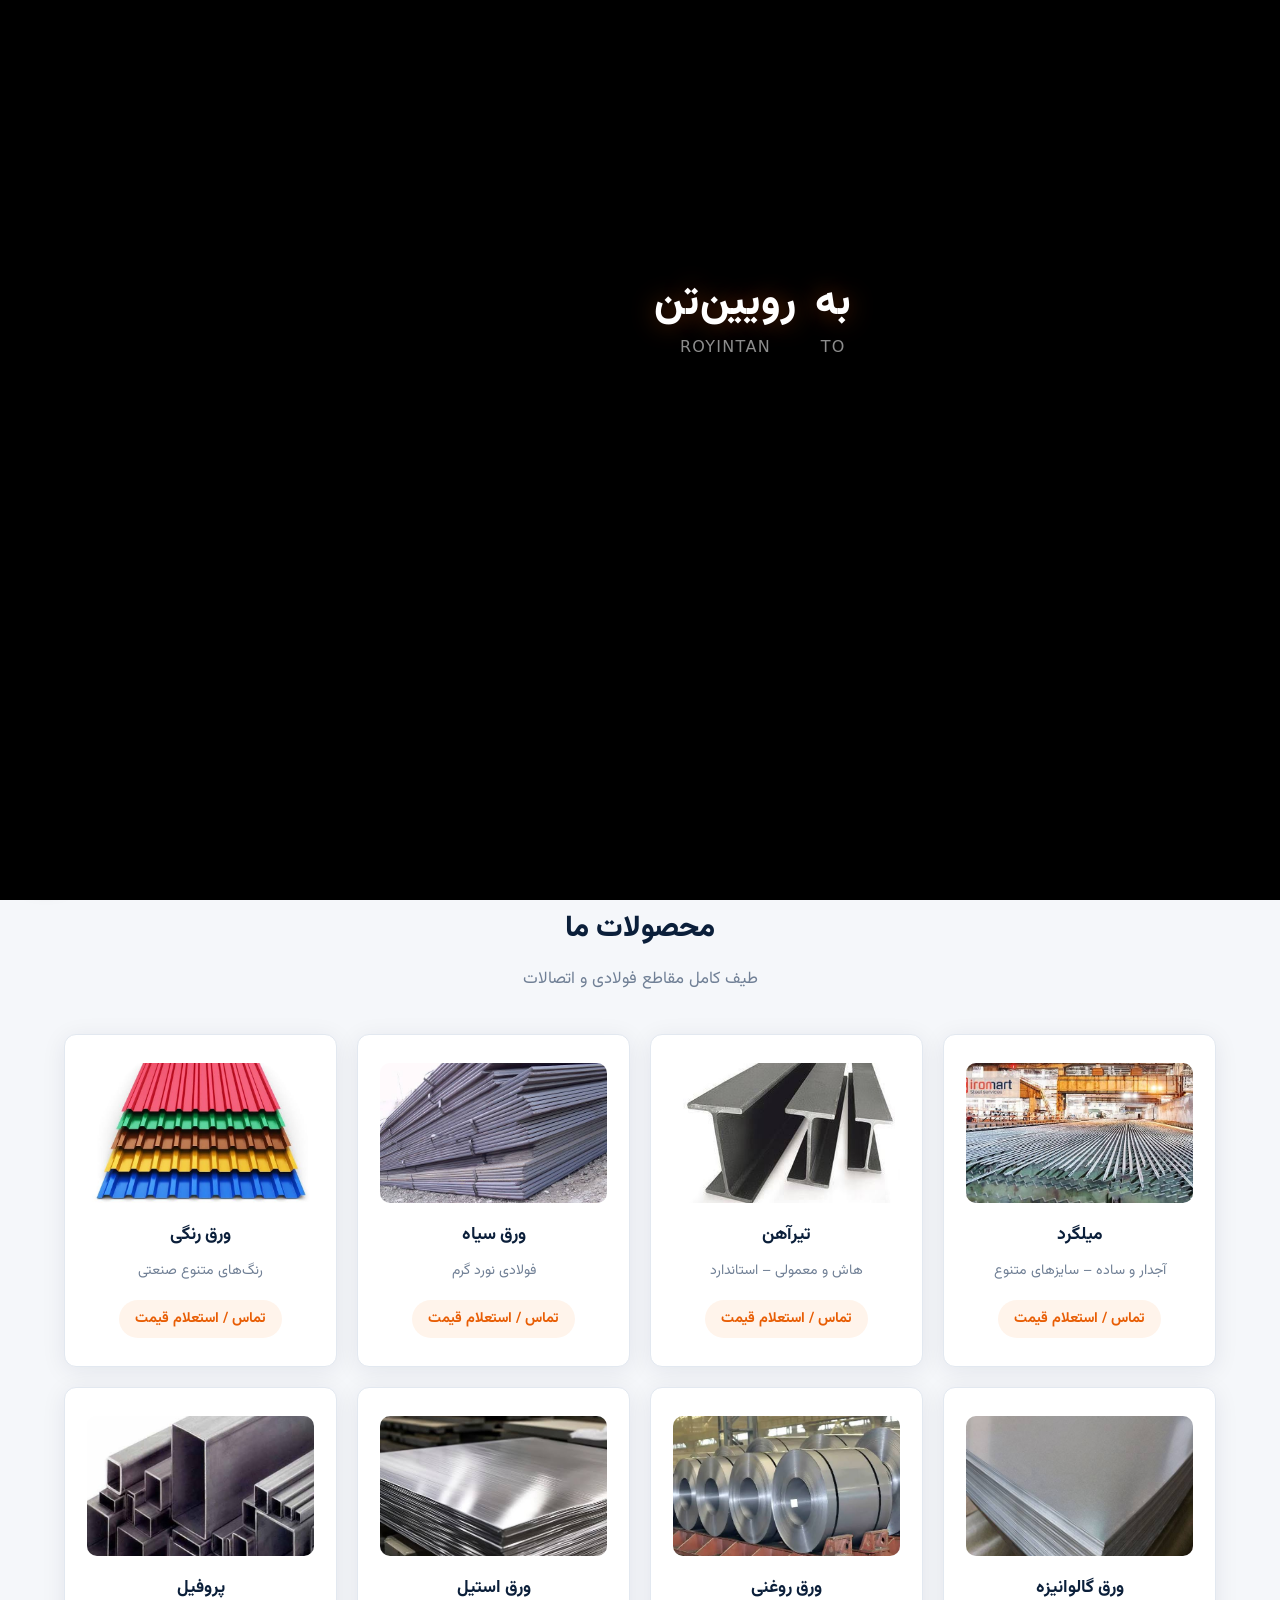
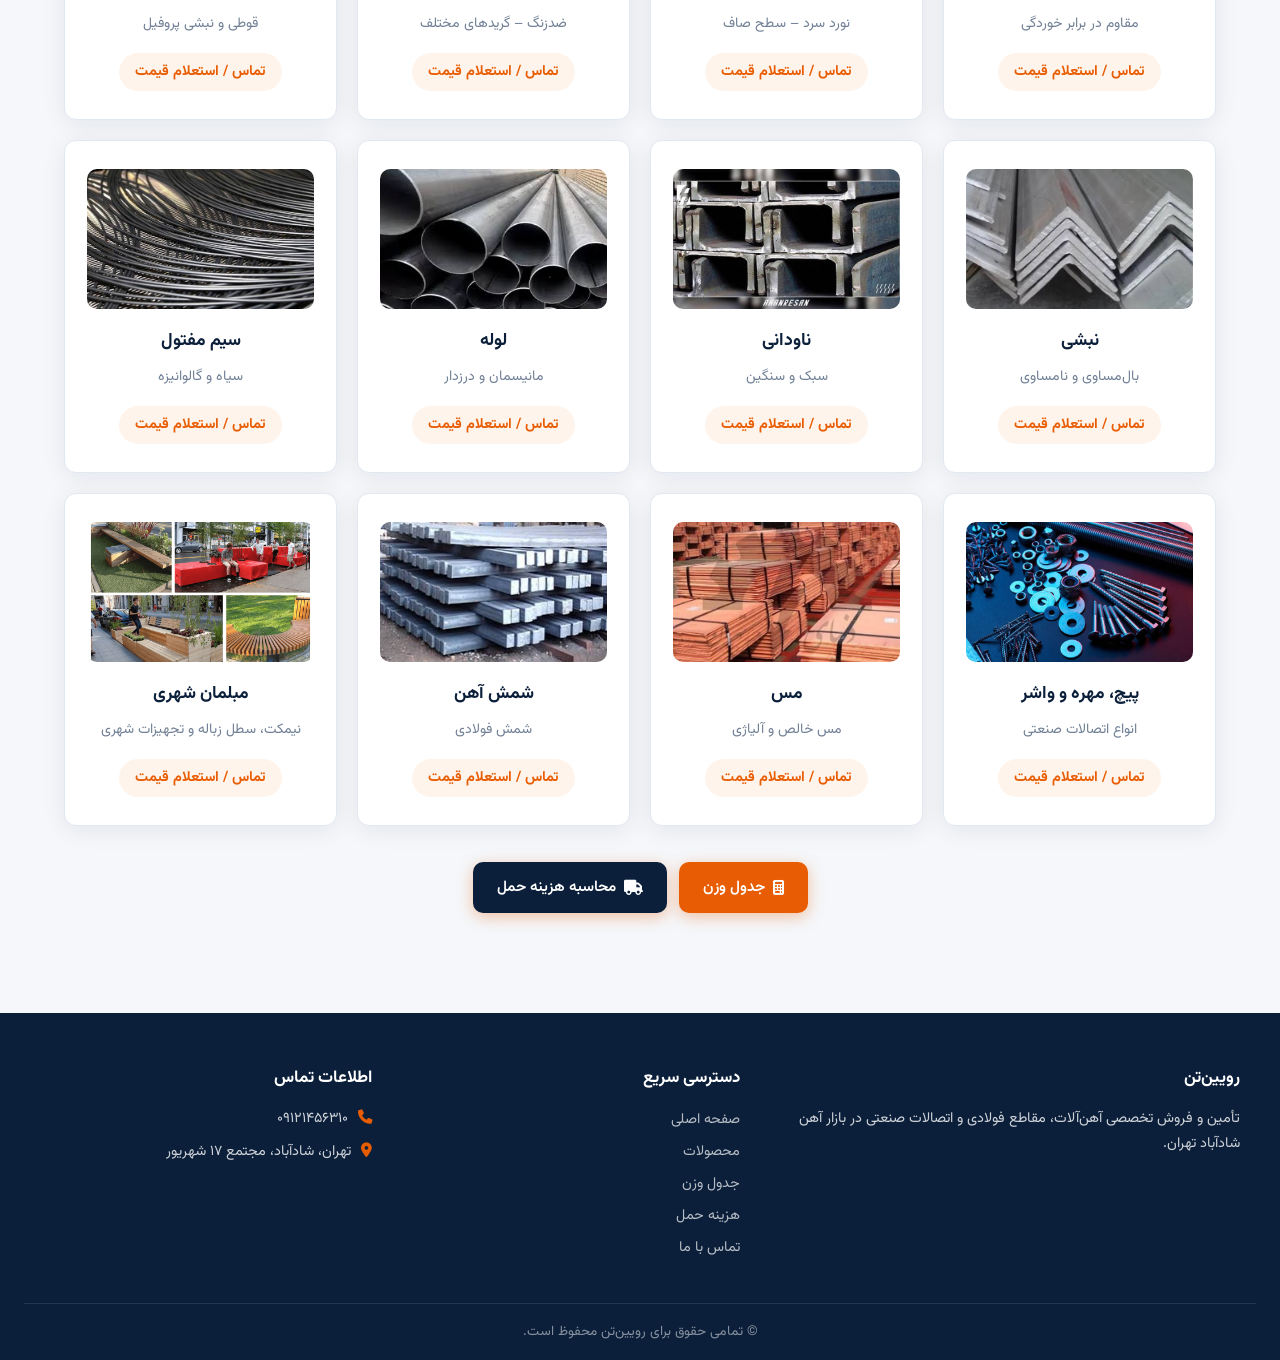
<file: index.html>
<!DOCTYPE html>
<html lang="fa" dir="rtl">
<head>
  <meta charset="UTF-8">
  <meta name="viewport" content="width=device-width, initial-scale=1.0">
  <title>رویین‌تن | تأمین و فروش آهن‌آلات و صنایع فلزی</title>
  <meta name="description" content="رویین‌تن – تأمین‌کننده تخصصی میلگرد، تیرآهن، ورق، پروفیل، نبشی، ناودانی، لوله، سیم مفتول، پیچ و مهره در بازار آهن شادآباد تهران">
  <link rel="stylesheet" href="css/style.css">
  <link rel="stylesheet" href="https://cdnjs.cloudflare.com/ajax/libs/font-awesome/6.5.0/css/all.min.css">
</head>
<body>

  <!-- Welcome Splash -->
  <div id="welcome-splash" class="welcome-splash" aria-hidden="false">
    <div class="splash-inner">
      <div class="splash-words">
        <div class="splash-word-block" id="sw1">
          <span class="splash-word-fa">به</span>
          <span class="splash-word-en">to</span>
        </div>
        <div class="splash-word-block" id="sw2">
          <span class="splash-word-fa">رویین‌تن</span>
          <span class="splash-word-en">Royintan</span>
        </div>
        <div class="splash-word-block" id="sw3">
          <span class="splash-word-fa">خوش آمدید</span>
          <span class="splash-word-en">Welcome</span>
        </div>
      </div>
      <div class="splash-image-wrap">
        <img src="images/خوش امدید.jpg" alt="خوش آمدید" class="splash-image" id="splashImg">
      </div>
      <p class="splash-skip">برای ادامه کلیک کنید · Click to continue</p>
    </div>
  </div>

  <div class="header-top">
    <div class="header-top-inner">
      <span><i class="fas fa-map-marker-alt" style="margin-left:6px;color:#E85D04"></i> تهران، بازار آهن شادآباد</span>
      <a href="tel:09121456310"><i class="fas fa-phone" style="margin-left:6px;color:#E85D04"></i> ۰۹۱۲۱۴۵۶۳۱۰</a>
    </div>
  </div>
  <header class="header">
    <div class="header-inner">
      <a href="./" class="logo">
        <div class="logo-mark">RT</div>
        <span data-i18n="company">رویین‌تن</span>
      </a>
      <nav class="nav" id="mainNav">
        <a href="./" class="active" data-i18n="nav_home">صفحه اصلی</a>
        <a href="products/" data-i18n="nav_products">محصولات</a>
        <a href="weight/" data-i18n="nav_weight">جدول وزن</a>
        <a href="shipping/" data-i18n="nav_shipping">هزینه حمل</a>
        <a href="about/" data-i18n="nav_about">درباره ما</a>
        <a href="contact/" data-i18n="nav_contact">تماس با ما</a>
      </nav>
      <div class="header-actions">
        <div class="lang-switcher">
          <button class="lang-btn active" data-lang="fa">FA</button>
          <button class="lang-btn" data-lang="en">EN</button>
          <button class="lang-btn" data-lang="ar">AR</button>
        </div>
        <a href="tel:09121456310" class="phone-btn"><i class="fas fa-phone"></i> <span data-i18n="phone">۰۹۱۲۱۴۵۶۳۱۰</span></a>
        <button class="menu-toggle" onclick="document.getElementById('mainNav').classList.toggle('show')"><i class="fas fa-bars"></i></button>
      </div>
    </div>
  </header>

  <section class="hero">
    <div class="hero-inner">
      <div>
        <h1 data-i18n="hero_title">خرید مطمئن آهن‌آلات صنعتی و ساختمانی</h1>
        <p class="hero-desc" data-i18n="hero_desc">تأمین‌کننده تخصصی میلگرد، تیرآهن، ورق، پروفیل، نبشی، ناودانی، لوله، سیم مفتول و انواع پیچ، مهره و واشر با کیفیت تضمینی</p>
        <div class="hero-btns">
          <a href="products/" class="btn btn-primary"><i class="fas fa-cubes"></i> <span data-i18n="btn_products">مشاهده محصولات</span></a>
          <a href="contact/" class="btn btn-outline"><i class="fas fa-phone-alt"></i> <span data-i18n="btn_inquiry">استعلام قیمت</span></a>
        </div>
      </div>
      <div class="hero-visual">
        <img src="images/page1.jpeg" alt="آهن‌آلات رویین‌تن" onerror="this.style.display='none'">
        <p style="margin-top:12px;font-size:0.9rem;opacity:0.7" data-i18n="tagline">تأمین و فروش تخصصی آهن‌آلات و صنایع فلزی</p>
      </div>
    </div>
  </section>

  <section class="features">
    <div class="features-inner">
      <div class="feature-item">
        <i class="fas fa-shield-alt"></i>
        <h4 data-i18n="feat1_t">تضمین کیفیت</h4>
        <p data-i18n="feat1_d">محصولات استاندارد با ضمانت کتبی</p>
      </div>
      <div class="feature-item">
        <i class="fas fa-truck"></i>
        <h4 data-i18n="feat2_t">تحویل سریع</h4>
        <p data-i18n="feat2_d">ارسال به سراسر کشور</p>
      </div>
      <div class="feature-item">
        <i class="fas fa-headset"></i>
        <h4 data-i18n="feat3_t">مشاوره تخصصی</h4>
        <p data-i18n="feat3_d">راهنمایی قبل از خرید</p>
      </div>
      <div class="feature-item">
        <i class="fas fa-tags"></i>
        <h4 data-i18n="feat4_t">قیمت رقابتی</h4>
        <p data-i18n="feat4_d">بهترین نرخ بازار آهن</p>
      </div>
    </div>
  </section>

  <section class="section">
    <h2 class="section-title" data-i18n="products_title">محصولات ما</h2>
    <p class="section-subtitle" data-i18n="products_sub">طیف کامل مقاطع فولادی و اتصالات</p>
    <div class="products-grid">
      <div class="product-card">
        <div class="product-img"><img src="images/میلگرد.jpg" alt="میلگرد" loading="lazy"></div>
        <h3 data-i18n="p_rebar">میلگرد</h3>
        <p data-i18n="p_rebar_d">آجدار و ساده – سایزهای متنوع</p>
        <span class="price-tag" data-i18n="price_inquiry">تماس / استعلام قیمت</span>
      </div>
      <div class="product-card">
        <div class="product-img"><img src="images/تیر آهن.jpg" alt="تیرآهن" loading="lazy"></div>
        <h3 data-i18n="p_beam">تیرآهن</h3>
        <p data-i18n="p_beam_d">هاش و معمولی – استاندارد</p>
        <span class="price-tag" data-i18n="price_inquiry">تماس / استعلام قیمت</span>
      </div>
      <div class="product-card">
        <div class="product-img"><img src="images/ورق سیاه.jpg" alt="ورق سیاه" loading="lazy"></div>
        <h3 data-i18n="p_black">ورق سیاه</h3>
        <p data-i18n="p_black_d">فولادی نورد گرم</p>
        <span class="price-tag" data-i18n="price_inquiry">تماس / استعلام قیمت</span>
      </div>
      <div class="product-card">
        <div class="product-img"><img src="images/ورق رنگی.jpg" alt="ورق رنگی" loading="lazy"></div>
        <h3 data-i18n="p_colored">ورق رنگی</h3>
        <p data-i18n="p_colored_d">رنگ‌های متنوع صنعتی</p>
        <span class="price-tag" data-i18n="price_inquiry">تماس / استعلام قیمت</span>
      </div>
      <div class="product-card">
        <div class="product-img"><img src="images/ورق گالوانیزه.jpg" alt="ورق گالوانیزه" loading="lazy"></div>
        <h3 data-i18n="p_galv">ورق گالوانیزه</h3>
        <p data-i18n="p_galv_d">مقاوم در برابر خوردگی</p>
        <span class="price-tag" data-i18n="price_inquiry">تماس / استعلام قیمت</span>
      </div>
      <div class="product-card">
        <div class="product-img"><img src="images/ورق روغنی.jpg" alt="ورق روغنی" loading="lazy"></div>
        <h3 data-i18n="p_oiled">ورق روغنی</h3>
        <p data-i18n="p_oiled_d">نورد سرد – سطح صاف</p>
        <span class="price-tag" data-i18n="price_inquiry">تماس / استعلام قیمت</span>
      </div>
      <div class="product-card">
        <div class="product-img"><img src="images/ورق استیل.jpg" alt="ورق استیل" loading="lazy"></div>
        <h3 data-i18n="p_steel">ورق استیل</h3>
        <p data-i18n="p_steel_d">ضدزنگ – گریدهای مختلف</p>
        <span class="price-tag" data-i18n="price_inquiry">تماس / استعلام قیمت</span>
      </div>
      <div class="product-card">
        <div class="product-img"><img src="images/پروفیل.jpg" alt="پروفیل" loading="lazy"></div>
        <h3 data-i18n="p_profile">پروفیل</h3>
        <p data-i18n="p_profile_d">قوطی و نبشی پروفیل</p>
        <span class="price-tag" data-i18n="price_inquiry">تماس / استعلام قیمت</span>
      </div>
      <div class="product-card">
        <div class="product-img"><img src="images/نبشی.jpg" alt="نبشی" loading="lazy"></div>
        <h3 data-i18n="p_angle">نبشی</h3>
        <p data-i18n="p_angle_d">بال‌مساوی و نامساوی</p>
        <span class="price-tag" data-i18n="price_inquiry">تماس / استعلام قیمت</span>
      </div>
      <div class="product-card">
        <div class="product-img"><img src="images/ناودانی.jpg" alt="ناودانی" loading="lazy"></div>
        <h3 data-i18n="p_channel">ناودانی</h3>
        <p data-i18n="p_channel_d">سبک و سنگین</p>
        <span class="price-tag" data-i18n="price_inquiry">تماس / استعلام قیمت</span>
      </div>
      <div class="product-card">
        <div class="product-img"><img src="images/لوله.jpg" alt="لوله" loading="lazy"></div>
        <h3 data-i18n="p_pipe">لوله</h3>
        <p data-i18n="p_pipe_d">مانیسمان و درزدار</p>
        <span class="price-tag" data-i18n="price_inquiry">تماس / استعلام قیمت</span>
      </div>
      <div class="product-card">
        <div class="product-img"><img src="images/سیم مفتول.jpg" alt="سیم مفتول" loading="lazy"></div>
        <h3 data-i18n="p_wire">سیم مفتول</h3>
        <p data-i18n="p_wire_d">سیاه و گالوانیزه</p>
        <span class="price-tag" data-i18n="price_inquiry">تماس / استعلام قیمت</span>
      </div>
      <div class="product-card">
        <div class="product-img"><img src="images/پیچ، مهره و واشر.jpg" alt="پیچ، مهره و واشر" loading="lazy"></div>
        <h3 data-i18n="p_fastener">پیچ، مهره و واشر</h3>
        <p data-i18n="p_fastener_d">انواع اتصالات صنعتی</p>
        <span class="price-tag" data-i18n="price_inquiry">تماس / استعلام قیمت</span>
      </div>
      <div class="product-card">
        <div class="product-img"><img src="images/مس.jpg" alt="مس" loading="lazy"></div>
        <h3 data-i18n="p_copper">مس</h3>
        <p data-i18n="p_copper_d">مس خالص و آلیاژی</p>
        <span class="price-tag" data-i18n="price_inquiry">تماس / استعلام قیمت</span>
      </div>
      <div class="product-card">
        <div class="product-img"><img src="images/شمش اهن.jpg" alt="شمش آهن" loading="lazy"></div>
        <h3 data-i18n="p_ingot">شمش آهن</h3>
        <p data-i18n="p_ingot_d">شمش فولادی</p>
        <span class="price-tag" data-i18n="price_inquiry">تماس / استعلام قیمت</span>
      </div>
      <div class="product-card">
        <div class="product-img"><img src="images/مبلمان شهری.png" alt="مبلمان شهری" loading="lazy"></div>
        <h3 data-i18n="p_urban">مبلمان شهری</h3>
        <p data-i18n="p_urban_d">نیمکت، سطل زباله و تجهیزات شهری</p>
        <span class="price-tag" data-i18n="price_inquiry">تماس / استعلام قیمت</span>
      </div>
    </div>
    <div style="text-align:center;margin-top:36px;display:flex;gap:12px;justify-content:center;flex-wrap:wrap;">
      <a href="weight/" class="btn btn-primary"><i class="fas fa-calculator"></i> <span data-i18n="btn_weight">جدول وزن</span></a>
      <a href="shipping/" class="btn btn-primary" style="background:#0B1F3A"><i class="fas fa-truck"></i> <span data-i18n="btn_shipping">محاسبه هزینه حمل</span></a>
    </div>
  </section>

  <footer class="footer">
    <div class="footer-inner">
      <div>
        <h4 data-i18n="company">رویین‌تن</h4>
        <p data-i18n="footer_desc">تأمین و فروش تخصصی آهن‌آلات، مقاطع فولادی و اتصالات صنعتی در بازار آهن شادآباد تهران.</p>
      </div>
      <div>
        <h4 data-i18n="footer_quick">دسترسی سریع</h4>
        <a href="./" data-i18n="nav_home">صفحه اصلی</a>
        <a href="products/" data-i18n="nav_products">محصولات</a>
        <a href="weight/" data-i18n="nav_weight">جدول وزن</a>
        <a href="shipping/" data-i18n="nav_shipping">هزینه حمل</a>
        <a href="contact/" data-i18n="nav_contact">تماس با ما</a>
      </div>
      <div>
        <h4 data-i18n="footer_contact">اطلاعات تماس</h4>
        <p><i class="fas fa-phone" style="color:#E85D04;margin-left:6px"></i> ۰۹۱۲۱۴۵۶۳۱۰</p>
        <p><i class="fas fa-map-marker-alt" style="color:#E85D04;margin-left:6px"></i> تهران، شادآباد، مجتمع ۱۷ شهریور</p>
      </div>
    </div>
    <div class="footer-bottom" data-i18n="footer_rights">© تمامی حقوق برای رویین‌تن محفوظ است.</div>
  </footer>

  <!-- Site music -->
  <audio id="siteMusic" src="web.mp3" loop preload="auto"></audio>
  <button type="button" id="musicToggle" class="music-toggle" title="قطع / پخش موزیک" aria-label="قطع موزیک">
    <i class="fas fa-volume-up"></i>
  </button>

  <script src="js/lang.js"></script>
  <script src="js/main.js"></script>
</body>
</html>
</file>
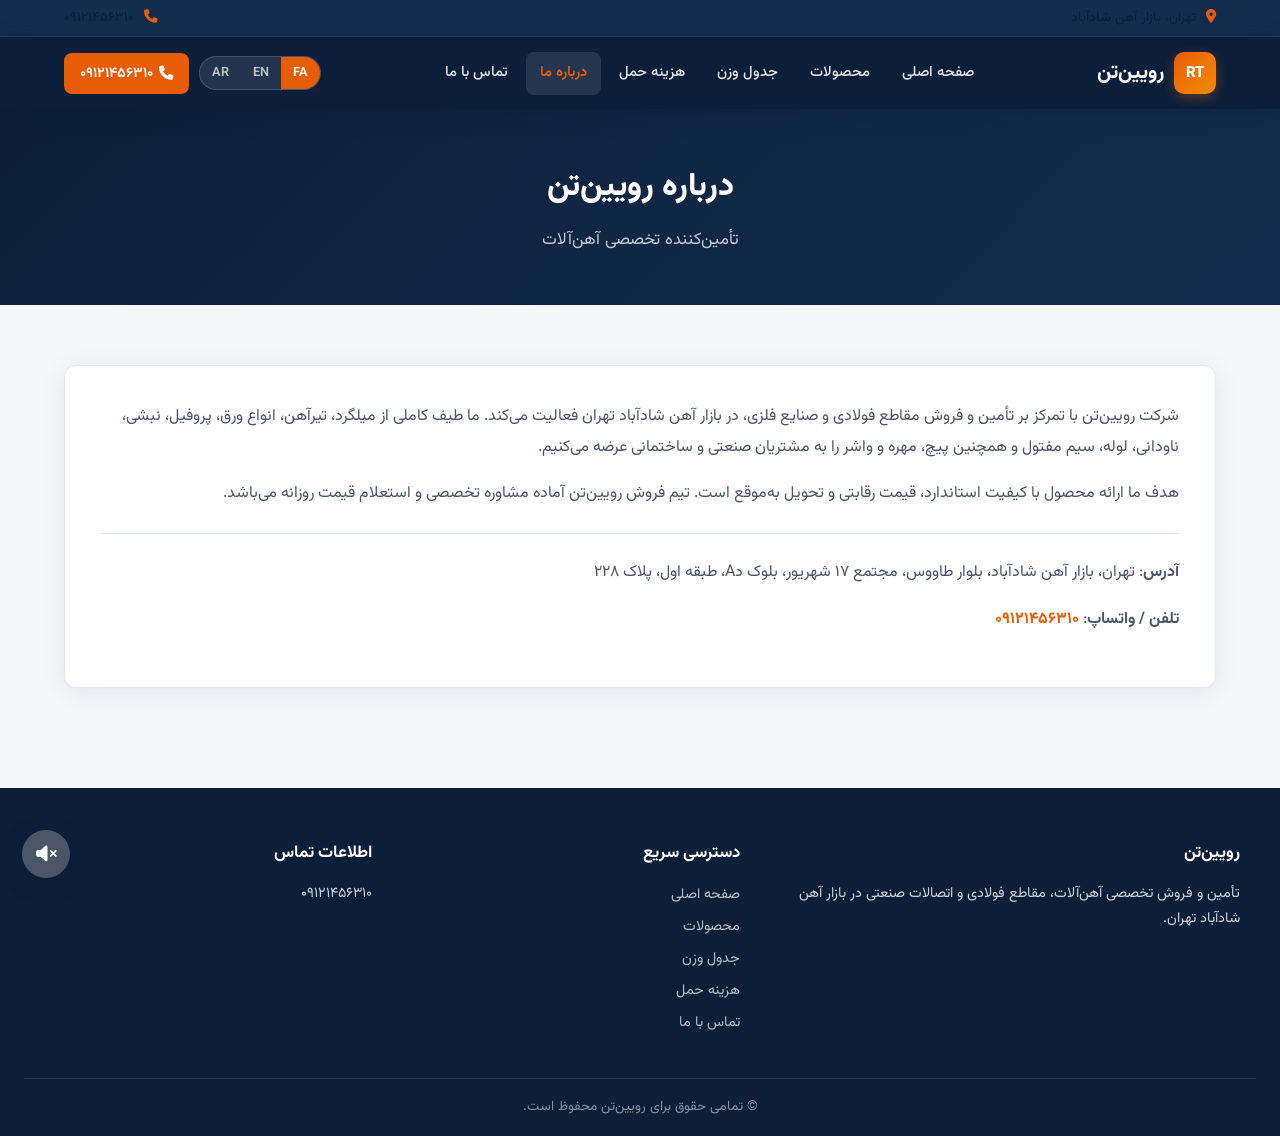
<file: about/index.html>
<!DOCTYPE html>
<html lang="fa" dir="rtl">
<head>
  <meta charset="UTF-8">
  <meta name="viewport" content="width=device-width, initial-scale=1.0">
  <title>درباره ما | رویین‌تن</title>
  <link rel="stylesheet" href="../css/style.css">
  <link rel="stylesheet" href="https://cdnjs.cloudflare.com/ajax/libs/font-awesome/6.5.0/css/all.min.css">
</head>
<body>
  <div class="header-top">
    <div class="header-top-inner">
      <span><i class="fas fa-map-marker-alt" style="margin-left:6px;color:#E85D04"></i> تهران، بازار آهن شادآباد</span>
      <a href="tel:09121456310"><i class="fas fa-phone" style="margin-left:6px;color:#E85D04"></i> ۰۹۱۲۱۴۵۶۳۱۰</a>
    </div>
  </div>
  <header class="header">
    <div class="header-inner">
      <a href="../" class="logo"><div class="logo-mark">RT</div><span data-i18n="company">رویین‌تن</span></a>
      <nav class="nav" id="mainNav">
        <a href="../" data-i18n="nav_home">صفحه اصلی</a>
        <a href="../products/" data-i18n="nav_products">محصولات</a>
        <a href="../weight/" data-i18n="nav_weight">جدول وزن</a>
        <a href="../shipping/" data-i18n="nav_shipping">هزینه حمل</a>
        <a href="./" class="active" data-i18n="nav_about">درباره ما</a>
        <a href="../contact/" data-i18n="nav_contact">تماس با ما</a>
      </nav>
      <div class="header-actions">
        <div class="lang-switcher">
          <button class="lang-btn active" data-lang="fa">FA</button>
          <button class="lang-btn" data-lang="en">EN</button>
          <button class="lang-btn" data-lang="ar">AR</button>
        </div>
        <a href="tel:09121456310" class="phone-btn"><i class="fas fa-phone"></i> <span>۰۹۱۲۱۴۵۶۳۱۰</span></a>
        <button class="menu-toggle" onclick="document.getElementById('mainNav').classList.toggle('show')"><i class="fas fa-bars"></i></button>
      </div>
    </div>
  </header>

  <section class="page-hero">
    <h1 data-i18n="about_title">درباره رویین‌تن</h1>
    <p data-i18n="about_sub">تأمین‌کننده تخصصی آهن‌آلات</p>
  </section>

  <section class="section">
    <div class="about-content">
      <p data-i18n="about_p1">شرکت رویین‌تن با تمرکز بر تأمین و فروش مقاطع فولادی و صنایع فلزی، در بازار آهن شادآباد تهران فعالیت می‌کند. ما طیف کاملی از میلگرد، تیرآهن، انواع ورق، پروفیل، نبشی، ناودانی، لوله، سیم مفتول و همچنین پیچ، مهره و واشر را به مشتریان صنعتی و ساختمانی عرضه می‌کنیم.</p>
      <p data-i18n="about_p2">هدف ما ارائه محصول با کیفیت استاندارد، قیمت رقابتی و تحویل به‌موقع است. تیم فروش رویین‌تن آماده مشاوره تخصصی و استعلام قیمت روزانه می‌باشد.</p>
      <hr style="margin:24px 0;border:none;border-top:1px solid #e2e8f0">
      <p><strong data-i18n="contact_address">آدرس</strong>: <span data-i18n="contact_address_val">تهران، بازار آهن شادآباد، بلوار طاووس، مجتمع ۱۷ شهریور، بلوک دA، طبقه اول، پلاک ۲۲۸</span></p>
      <p><strong data-i18n="contact_phone">تلفن / واتساپ</strong>: <a href="tel:09121456310" style="color:#E85D04;font-weight:700">۰۹۱۲۱۴۵۶۳۱۰</a></p>
    </div>
  </section>

  <footer class="footer">
    <div class="footer-inner">
      <div><h4 data-i18n="company">رویین‌تن</h4><p data-i18n="footer_desc">تأمین و فروش تخصصی آهن‌آلات</p></div>
      <div>
        <h4 data-i18n="footer_quick">دسترسی سریع</h4>
        <a href="../" data-i18n="nav_home">صفحه اصلی</a>
        <a href="../products/" data-i18n="nav_products">محصولات</a>
        <a href="../weight/" data-i18n="nav_weight">جدول وزن</a>
        <a href="../shipping/" data-i18n="nav_shipping">هزینه حمل</a>
        <a href="../contact/" data-i18n="nav_contact">تماس با ما</a>
      </div>
      <div><h4 data-i18n="footer_contact">اطلاعات تماس</h4><p>۰۹۱۲۱۴۵۶۳۱۰</p></div>
    </div>
    <div class="footer-bottom" data-i18n="footer_rights">© تمامی حقوق برای رویین‌تن محفوظ است.</div>
  </footer>
  <script src="../js/lang.js"></script>
  <script src="../js/main.js"></script>
</body>
</html>
</file>
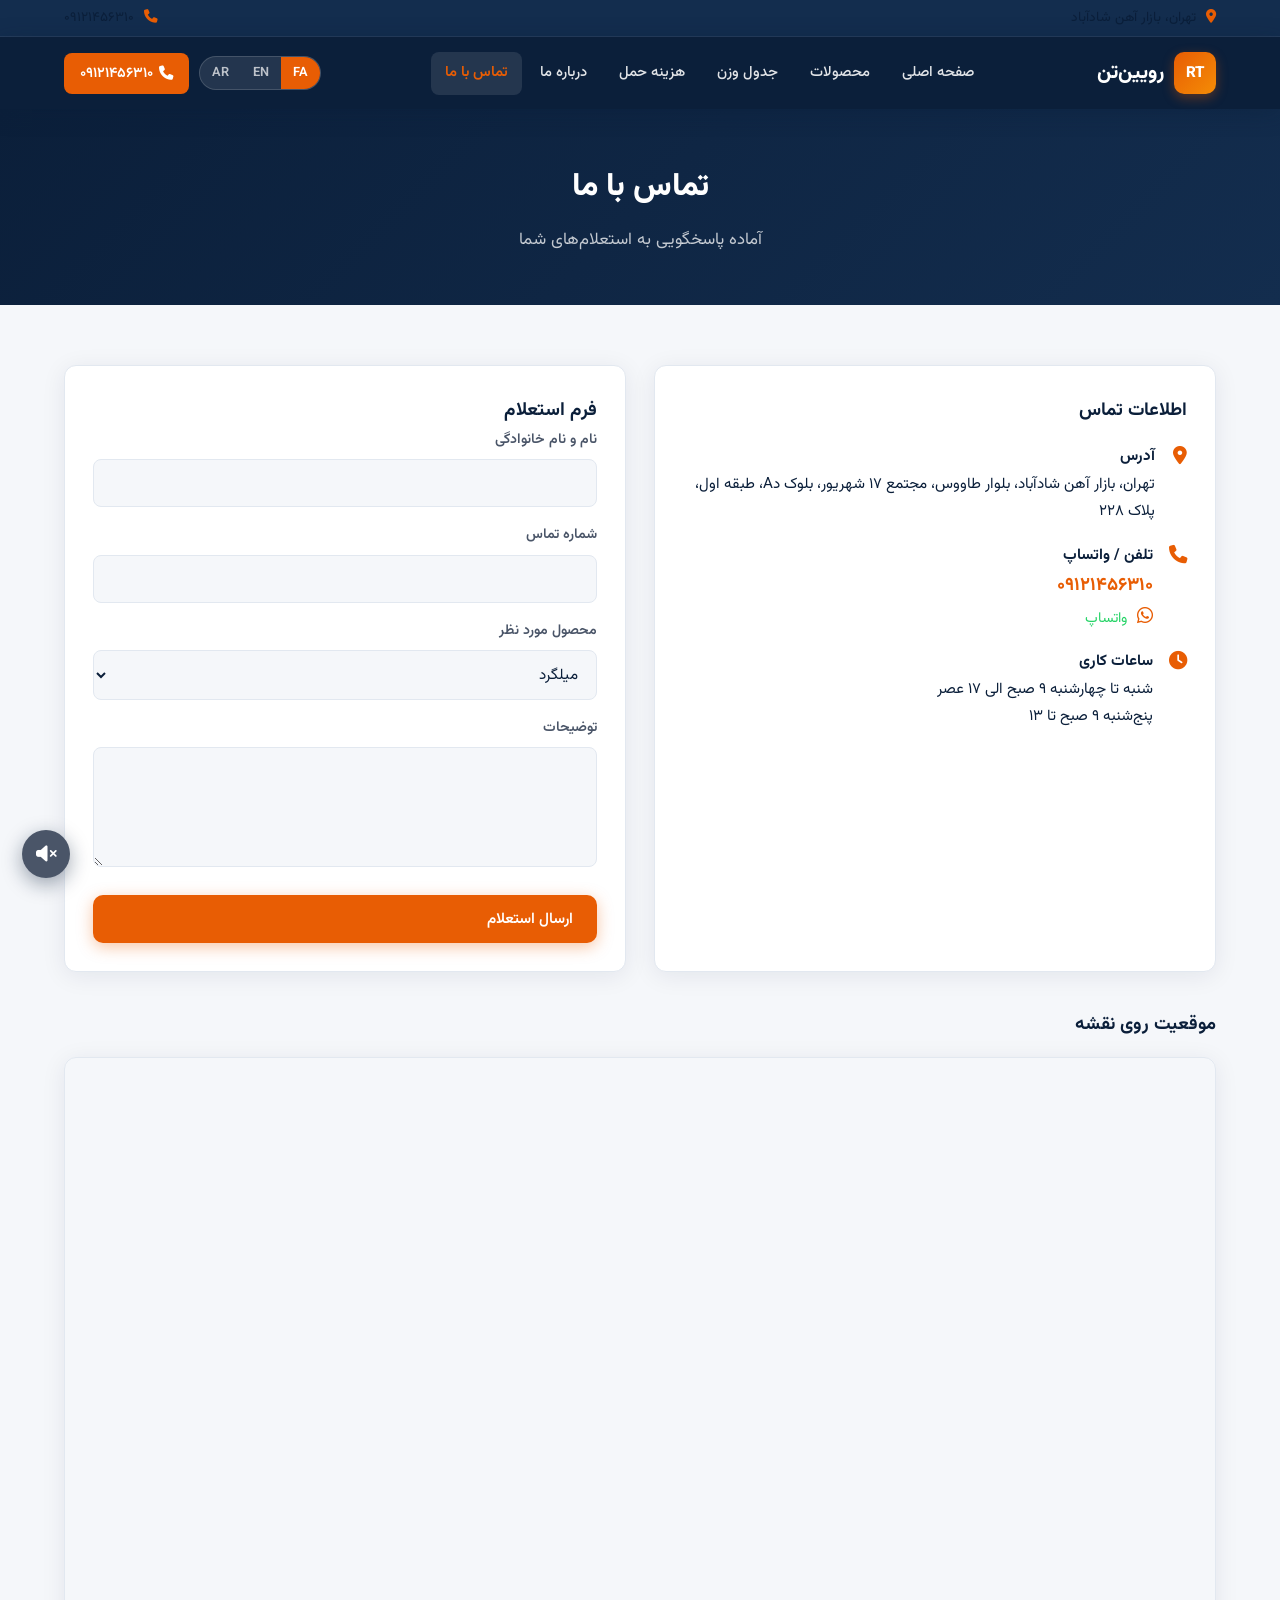
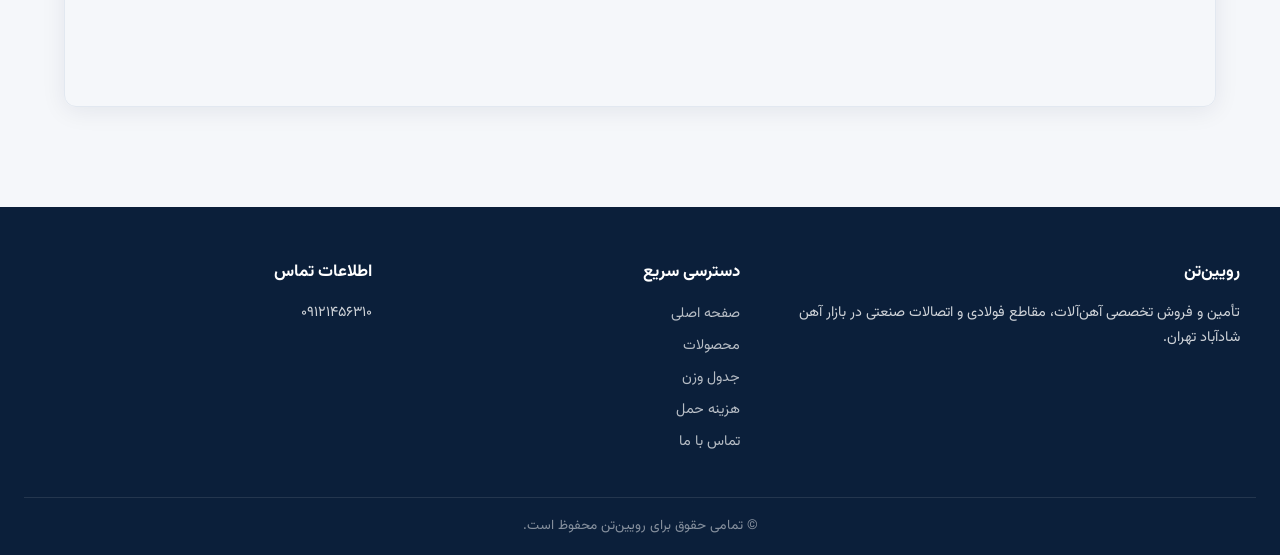
<file: contact/index.html>
<!DOCTYPE html>
<html lang="fa" dir="rtl">
<head>
  <meta charset="UTF-8">
  <meta name="viewport" content="width=device-width, initial-scale=1.0">
  <title>تماس با ما | رویین‌تن</title>
  <link rel="stylesheet" href="../css/style.css">
  <link rel="stylesheet" href="https://cdnjs.cloudflare.com/ajax/libs/font-awesome/6.5.0/css/all.min.css">
</head>
<body>
  <div class="header-top">
    <div class="header-top-inner">
      <span><i class="fas fa-map-marker-alt" style="margin-left:6px;color:#E85D04"></i> تهران، بازار آهن شادآباد</span>
      <a href="tel:09121456310"><i class="fas fa-phone" style="margin-left:6px;color:#E85D04"></i> ۰۹۱۲۱۴۵۶۳۱۰</a>
    </div>
  </div>
  <header class="header">
    <div class="header-inner">
      <a href="../" class="logo"><div class="logo-mark">RT</div><span data-i18n="company">رویین‌تن</span></a>
      <nav class="nav" id="mainNav">
        <a href="../" data-i18n="nav_home">صفحه اصلی</a>
        <a href="../products/" data-i18n="nav_products">محصولات</a>
        <a href="../weight/" data-i18n="nav_weight">جدول وزن</a>
        <a href="../shipping/" data-i18n="nav_shipping">هزینه حمل</a>
        <a href="../about/" data-i18n="nav_about">درباره ما</a>
        <a href="./" class="active" data-i18n="nav_contact">تماس با ما</a>
      </nav>
      <div class="header-actions">
        <div class="lang-switcher">
          <button class="lang-btn active" data-lang="fa">FA</button>
          <button class="lang-btn" data-lang="en">EN</button>
          <button class="lang-btn" data-lang="ar">AR</button>
        </div>
        <a href="tel:09121456310" class="phone-btn"><i class="fas fa-phone"></i> <span>۰۹۱۲۱۴۵۶۳۱۰</span></a>
        <button class="menu-toggle" onclick="document.getElementById('mainNav').classList.toggle('show')"><i class="fas fa-bars"></i></button>
      </div>
    </div>
  </header>

  <section class="page-hero">
    <h1 data-i18n="contact_title">تماس با ما</h1>
    <p data-i18n="contact_sub">آماده پاسخگویی به استعلام‌های شما</p>
  </section>

  <section class="section">
    <div class="contact-grid">
      <div class="contact-info-card">
        <h3 data-i18n="footer_contact">اطلاعات تماس</h3>
        <div class="info-row">
          <i class="fas fa-map-marker-alt"></i>
          <div>
            <strong data-i18n="contact_address">آدرس</strong><br>
            <span data-i18n="contact_address_val">تهران، بازار آهن شادآباد، بلوار طاووس، مجتمع ۱۷ شهریور، بلوک دA، طبقه اول، پلاک ۲۲۸</span>
          </div>
        </div>
        <div class="info-row">
          <i class="fas fa-phone"></i>
          <div>
            <strong data-i18n="contact_phone">تلفن / واتساپ</strong><br>
            <a href="tel:09121456310" style="color:#E85D04;font-weight:700;font-size:1.15rem">۰۹۱۲۱۴۵۶۳۱۰</a><br>
            <a href="https://wa.me/989121456310" target="_blank" style="color:#25D366;font-size:0.9rem"><i class="fab fa-whatsapp"></i> واتساپ</a>
          </div>
        </div>
        <div class="info-row">
          <i class="fas fa-clock"></i>
          <div>
            <strong>ساعات کاری</strong><br>
            شنبه تا چهارشنبه ۹ صبح الی ۱۷ عصر<br>
            پنج‌شنبه ۹ صبح تا ۱۳
          </div>
        </div>
      </div>
      <div class="contact-form">
        <h3 data-i18n="contact_form_title">فرم استعلام</h3>
        <form onsubmit="event.preventDefault(); alert('استعلام شما ثبت شد. به زودی تماس میگیریم.');">
          <div class="form-group"><label data-i18n="c_name">نام و نام خانوادگی</label><input type="text" required></div>
          <div class="form-group"><label data-i18n="c_phone">شماره تماس</label><input type="tel" required></div>
          <div class="form-group">
            <label data-i18n="c_product">محصول مورد نظر</label>
            <select>
              <option>میلگرد</option><option>تیرآهن</option><option>ورق سیاه</option><option>ورق رنگی</option>
              <option>ورق گالوانیزه</option><option>ورق روغنی</option><option>ورق استیل</option>
              <option>پروفیل</option><option>نبشی</option><option>ناودانی</option><option>لوله</option>
              <option>سیم مفتول</option><option>پیچ، مهره و واشر</option>
            </select>
          </div>
          <div class="form-group"><label data-i18n="c_msg">توضیحات</label><textarea rows="4"></textarea></div>
          <button type="submit" class="btn btn-primary" style="width:100%" data-i18n="c_send">ارسال استعلام</button>
        </form>
      </div>
    </div>

    <div class="map-section">
      <h3 style="margin-bottom:16px;color:var(--navy);font-size:1.15rem;">موقعیت روی نقشه</h3>
      <div class="map-wrapper">
        <iframe
          src="https://www.google.com/maps/embed?pb=!1m17!1m12!1m3!1d810.3636283075617!2d51.316489269604475!3d35.66580899828704!2m3!1f0!2f0!3f0!3m2!1i1024!2i768!4f13.1!3m2!1m1!2zMzXCsDM5JzU2LjkiTiA1McKwMTknMDEuNyJF!5e0!3m2!1sen!2sde!4v1789031020104!5m2!1sen!2sde"
          width="600"
          height="450"
          style="border:0;"
          allowfullscreen=""
          loading="lazy"
          referrerpolicy="strict-origin-when-cross-origin">
        </iframe>
      </div>
    </div>
  </section>

  <footer class="footer">
    <div class="footer-inner">
      <div><h4 data-i18n="company">رویین‌تن</h4><p data-i18n="footer_desc">تأمین و فروش تخصصی آهن‌آلات</p></div>
      <div>
        <h4 data-i18n="footer_quick">دسترسی سریع</h4>
        <a href="../" data-i18n="nav_home">صفحه اصلی</a>
        <a href="../products/" data-i18n="nav_products">محصولات</a>
        <a href="../weight/" data-i18n="nav_weight">جدول وزن</a>
        <a href="../shipping/" data-i18n="nav_shipping">هزینه حمل</a>
        <a href="./" data-i18n="nav_contact">تماس با ما</a>
      </div>
      <div><h4 data-i18n="footer_contact">اطلاعات تماس</h4><p>۰۹۱۲۱۴۵۶۳۱۰</p></div>
    </div>
    <div class="footer-bottom" data-i18n="footer_rights">© تمامی حقوق برای رویین‌تن محفوظ است.</div>
  </footer>
  <script src="../js/lang.js"></script>
  <script src="../js/main.js"></script>
</body>
</html>
</file>
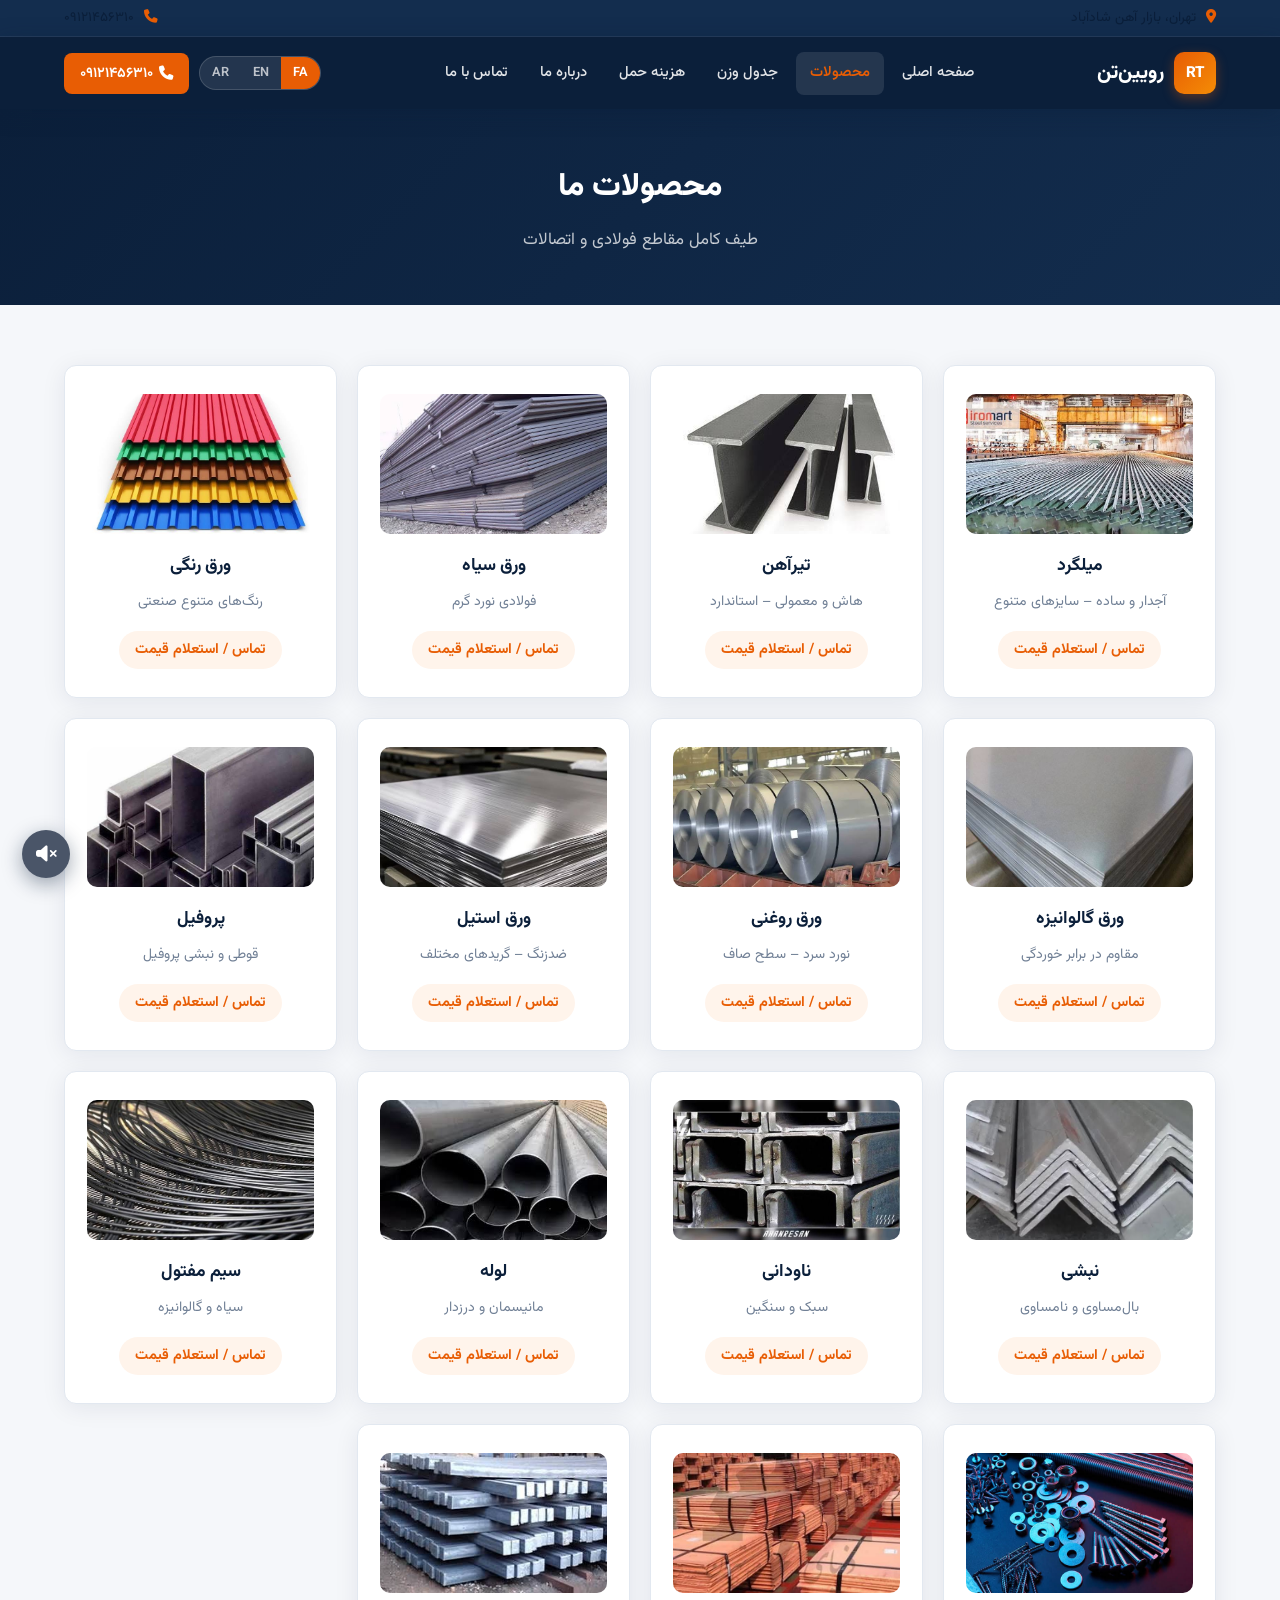
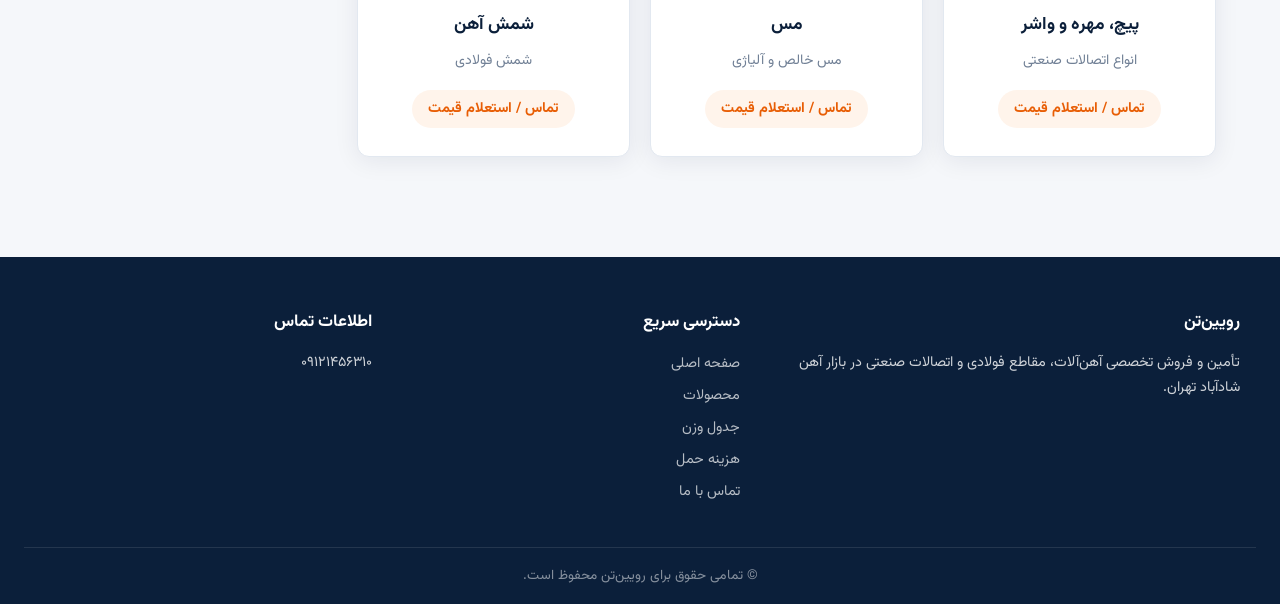
<file: products/index.html>
<!DOCTYPE html>
<html lang="fa" dir="rtl">
<head>
  <meta charset="UTF-8">
  <meta name="viewport" content="width=device-width, initial-scale=1.0">
  <title>محصولات | رویین‌تن – آهن‌آلات و صنایع فلزی</title>
  <meta name="description" content="فهرست کامل محصولات رویین‌تن: میلگرد، تیرآهن، ورق، پروفیل، نبشی، ناودانی، لوله، سیم مفتول، پیچ و مهره، مس و شمش آهن">
  <link rel="stylesheet" href="../css/style.css">
  <link rel="stylesheet" href="https://cdnjs.cloudflare.com/ajax/libs/font-awesome/6.5.0/css/all.min.css">
</head>
<body>
  <div class="header-top">
    <div class="header-top-inner">
      <span><i class="fas fa-map-marker-alt" style="margin-left:6px;color:#E85D04"></i> تهران، بازار آهن شادآباد</span>
      <a href="tel:09121456310"><i class="fas fa-phone" style="margin-left:6px;color:#E85D04"></i> ۰۹۱۲۱۴۵۶۳۱۰</a>
    </div>
  </div>
  <header class="header">
    <div class="header-inner">
      <a href="../" class="logo">
        <div class="logo-mark">RT</div>
        <span data-i18n="company">رویین‌تن</span>
      </a>
      <nav class="nav" id="mainNav">
        <a href="../" data-i18n="nav_home">صفحه اصلی</a>
        <a href="./" class="active" data-i18n="nav_products">محصولات</a>
        <a href="../weight/" data-i18n="nav_weight">جدول وزن</a>
        <a href="../shipping/" data-i18n="nav_shipping">هزینه حمل</a>
        <a href="../about/" data-i18n="nav_about">درباره ما</a>
        <a href="../contact/" data-i18n="nav_contact">تماس با ما</a>
      </nav>
      <div class="header-actions">
        <div class="lang-switcher">
          <button class="lang-btn active" data-lang="fa">FA</button>
          <button class="lang-btn" data-lang="en">EN</button>
          <button class="lang-btn" data-lang="ar">AR</button>
        </div>
        <a href="tel:09121456310" class="phone-btn"><i class="fas fa-phone"></i> <span data-i18n="phone">۰۹۱۲۱۴۵۶۳۱۰</span></a>
        <button class="menu-toggle" onclick="document.getElementById('mainNav').classList.toggle('show')"><i class="fas fa-bars"></i></button>
      </div>
    </div>
  </header>

  <section class="page-hero">
    <h1 data-i18n="products_title">محصولات ما</h1>
    <p data-i18n="products_sub">طیف کامل مقاطع فولادی و اتصالات</p>
  </section>

  <section class="section">
    <div class="products-grid">
      <div class="product-card">
        <div class="product-img"><img src="../images/میلگرد.jpg" alt="میلگرد" loading="lazy"></div>
        <h3 data-i18n="p_rebar">میلگرد</h3>
        <p data-i18n="p_rebar_d">آجدار و ساده – سایزهای متنوع</p>
        <span class="price-tag" data-i18n="price_inquiry">تماس / استعلام قیمت</span>
      </div>
      <div class="product-card">
        <div class="product-img"><img src="../images/تیر آهن.jpg" alt="تیرآهن" loading="lazy"></div>
        <h3 data-i18n="p_beam">تیرآهن</h3>
        <p data-i18n="p_beam_d">هاش و معمولی – استاندارد</p>
        <span class="price-tag" data-i18n="price_inquiry">تماس / استعلام قیمت</span>
      </div>
      <div class="product-card">
        <div class="product-img"><img src="../images/ورق سیاه.jpg" alt="ورق سیاه" loading="lazy"></div>
        <h3 data-i18n="p_black">ورق سیاه</h3>
        <p data-i18n="p_black_d">فولادی نورد گرم</p>
        <span class="price-tag" data-i18n="price_inquiry">تماس / استعلام قیمت</span>
      </div>
      <div class="product-card">
        <div class="product-img"><img src="../images/ورق رنگی.jpg" alt="ورق رنگی" loading="lazy"></div>
        <h3 data-i18n="p_colored">ورق رنگی</h3>
        <p data-i18n="p_colored_d">رنگ‌های متنوع صنعتی</p>
        <span class="price-tag" data-i18n="price_inquiry">تماس / استعلام قیمت</span>
      </div>
      <div class="product-card">
        <div class="product-img"><img src="../images/ورق گالوانیزه.jpg" alt="ورق گالوانیزه" loading="lazy"></div>
        <h3 data-i18n="p_galv">ورق گالوانیزه</h3>
        <p data-i18n="p_galv_d">مقاوم در برابر خوردگی</p>
        <span class="price-tag" data-i18n="price_inquiry">تماس / استعلام قیمت</span>
      </div>
      <div class="product-card">
        <div class="product-img"><img src="../images/ورق روغنی.jpg" alt="ورق روغنی" loading="lazy"></div>
        <h3 data-i18n="p_oiled">ورق روغنی</h3>
        <p data-i18n="p_oiled_d">نورد سرد – سطح صاف</p>
        <span class="price-tag" data-i18n="price_inquiry">تماس / استعلام قیمت</span>
      </div>
      <div class="product-card">
        <div class="product-img"><img src="../images/ورق استیل.jpg" alt="ورق استیل" loading="lazy"></div>
        <h3 data-i18n="p_steel">ورق استیل</h3>
        <p data-i18n="p_steel_d">ضدزنگ – گریدهای مختلف</p>
        <span class="price-tag" data-i18n="price_inquiry">تماس / استعلام قیمت</span>
      </div>
      <div class="product-card">
        <div class="product-img"><img src="../images/پروفیل.jpg" alt="پروفیل" loading="lazy"></div>
        <h3 data-i18n="p_profile">پروفیل</h3>
        <p data-i18n="p_profile_d">قوطی و نبشی پروفیل</p>
        <span class="price-tag" data-i18n="price_inquiry">تماس / استعلام قیمت</span>
      </div>
      <div class="product-card">
        <div class="product-img"><img src="../images/نبشی.jpg" alt="نبشی" loading="lazy"></div>
        <h3 data-i18n="p_angle">نبشی</h3>
        <p data-i18n="p_angle_d">بال‌مساوی و نامساوی</p>
        <span class="price-tag" data-i18n="price_inquiry">تماس / استعلام قیمت</span>
      </div>
      <div class="product-card">
        <div class="product-img"><img src="../images/ناودانی.jpg" alt="ناودانی" loading="lazy"></div>
        <h3 data-i18n="p_channel">ناودانی</h3>
        <p data-i18n="p_channel_d">سبک و سنگین</p>
        <span class="price-tag" data-i18n="price_inquiry">تماس / استعلام قیمت</span>
      </div>
      <div class="product-card">
        <div class="product-img"><img src="../images/لوله.jpg" alt="لوله" loading="lazy"></div>
        <h3 data-i18n="p_pipe">لوله</h3>
        <p data-i18n="p_pipe_d">مانیسمان و درزدار</p>
        <span class="price-tag" data-i18n="price_inquiry">تماس / استعلام قیمت</span>
      </div>
      <div class="product-card">
        <div class="product-img"><img src="../images/سیم مفتول.jpg" alt="سیم مفتول" loading="lazy"></div>
        <h3 data-i18n="p_wire">سیم مفتول</h3>
        <p data-i18n="p_wire_d">سیاه و گالوانیزه</p>
        <span class="price-tag" data-i18n="price_inquiry">تماس / استعلام قیمت</span>
      </div>
      <div class="product-card">
        <div class="product-img"><img src="../images/پیچ، مهره و واشر.jpg" alt="پیچ، مهره و واشر" loading="lazy"></div>
        <h3 data-i18n="p_fastener">پیچ، مهره و واشر</h3>
        <p data-i18n="p_fastener_d">انواع اتصالات صنعتی</p>
        <span class="price-tag" data-i18n="price_inquiry">تماس / استعلام قیمت</span>
      </div>
      <div class="product-card">
        <div class="product-img"><img src="../images/مس.jpg" alt="مس" loading="lazy"></div>
        <h3 data-i18n="p_copper">مس</h3>
        <p data-i18n="p_copper_d">مس خالص و آلیاژی</p>
        <span class="price-tag" data-i18n="price_inquiry">تماس / استعلام قیمت</span>
      </div>
      <div class="product-card">
        <div class="product-img"><img src="../images/شمش اهن.jpg" alt="شمش آهن" loading="lazy"></div>
        <h3 data-i18n="p_ingot">شمش آهن</h3>
        <p data-i18n="p_ingot_d">شمش فولادی</p>
        <span class="price-tag" data-i18n="price_inquiry">تماس / استعلام قیمت</span>
      </div>
    </div>
  </section>

  <footer class="footer">
    <div class="footer-inner">
      <div><h4 data-i18n="company">رویین‌تن</h4><p data-i18n="footer_desc">تأمین و فروش تخصصی آهن‌آلات</p></div>
      <div>
        <h4 data-i18n="footer_quick">دسترسی سریع</h4>
        <a href="../" data-i18n="nav_home">صفحه اصلی</a>
        <a href="./" data-i18n="nav_products">محصولات</a>
        <a href="../weight/" data-i18n="nav_weight">جدول وزن</a>
        <a href="../shipping/" data-i18n="nav_shipping">هزینه حمل</a>
        <a href="../contact/" data-i18n="nav_contact">تماس با ما</a>
      </div>
      <div><h4 data-i18n="footer_contact">اطلاعات تماس</h4><p>۰۹۱۲۱۴۵۶۳۱۰</p></div>
    </div>
    <div class="footer-bottom" data-i18n="footer_rights">© تمامی حقوق برای رویین‌تن محفوظ است.</div>
  </footer>
  <script src="../js/lang.js"></script>
  <script src="../js/main.js"></script>
</body>
</html>
</file>
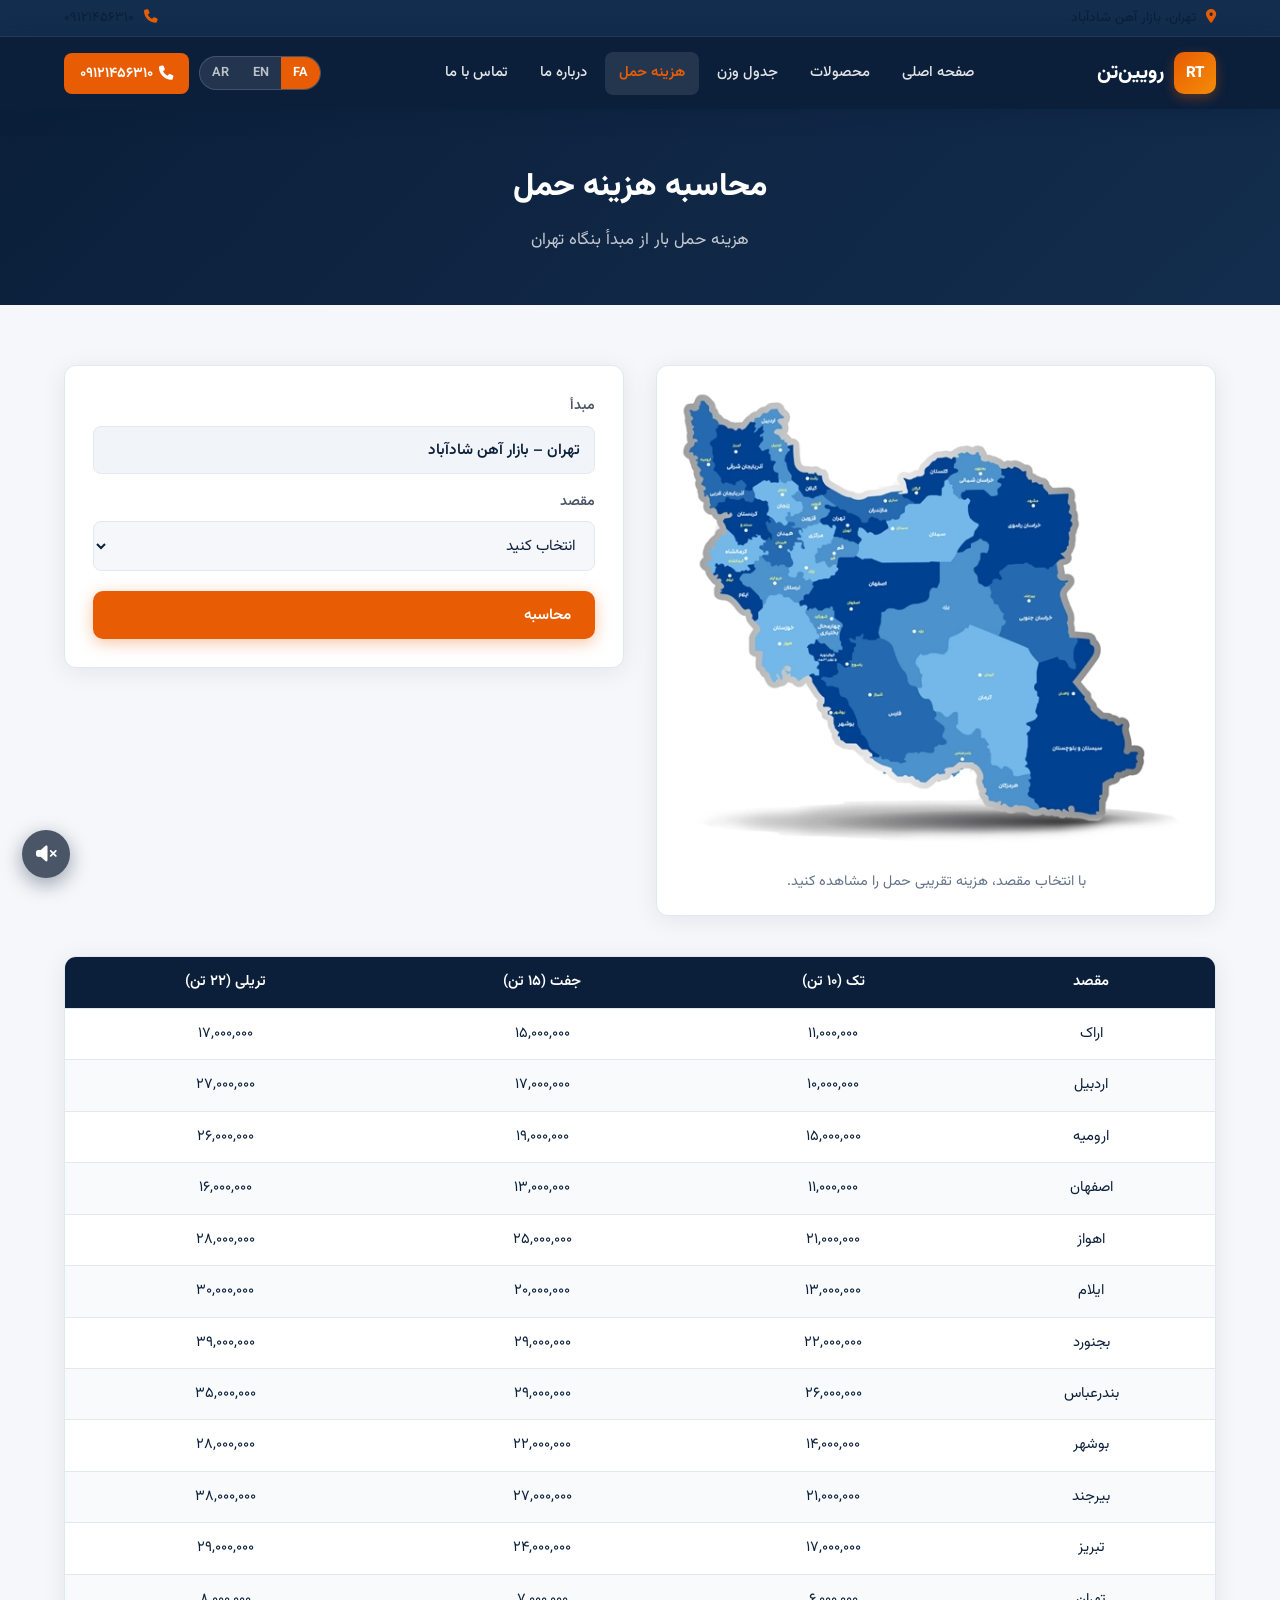
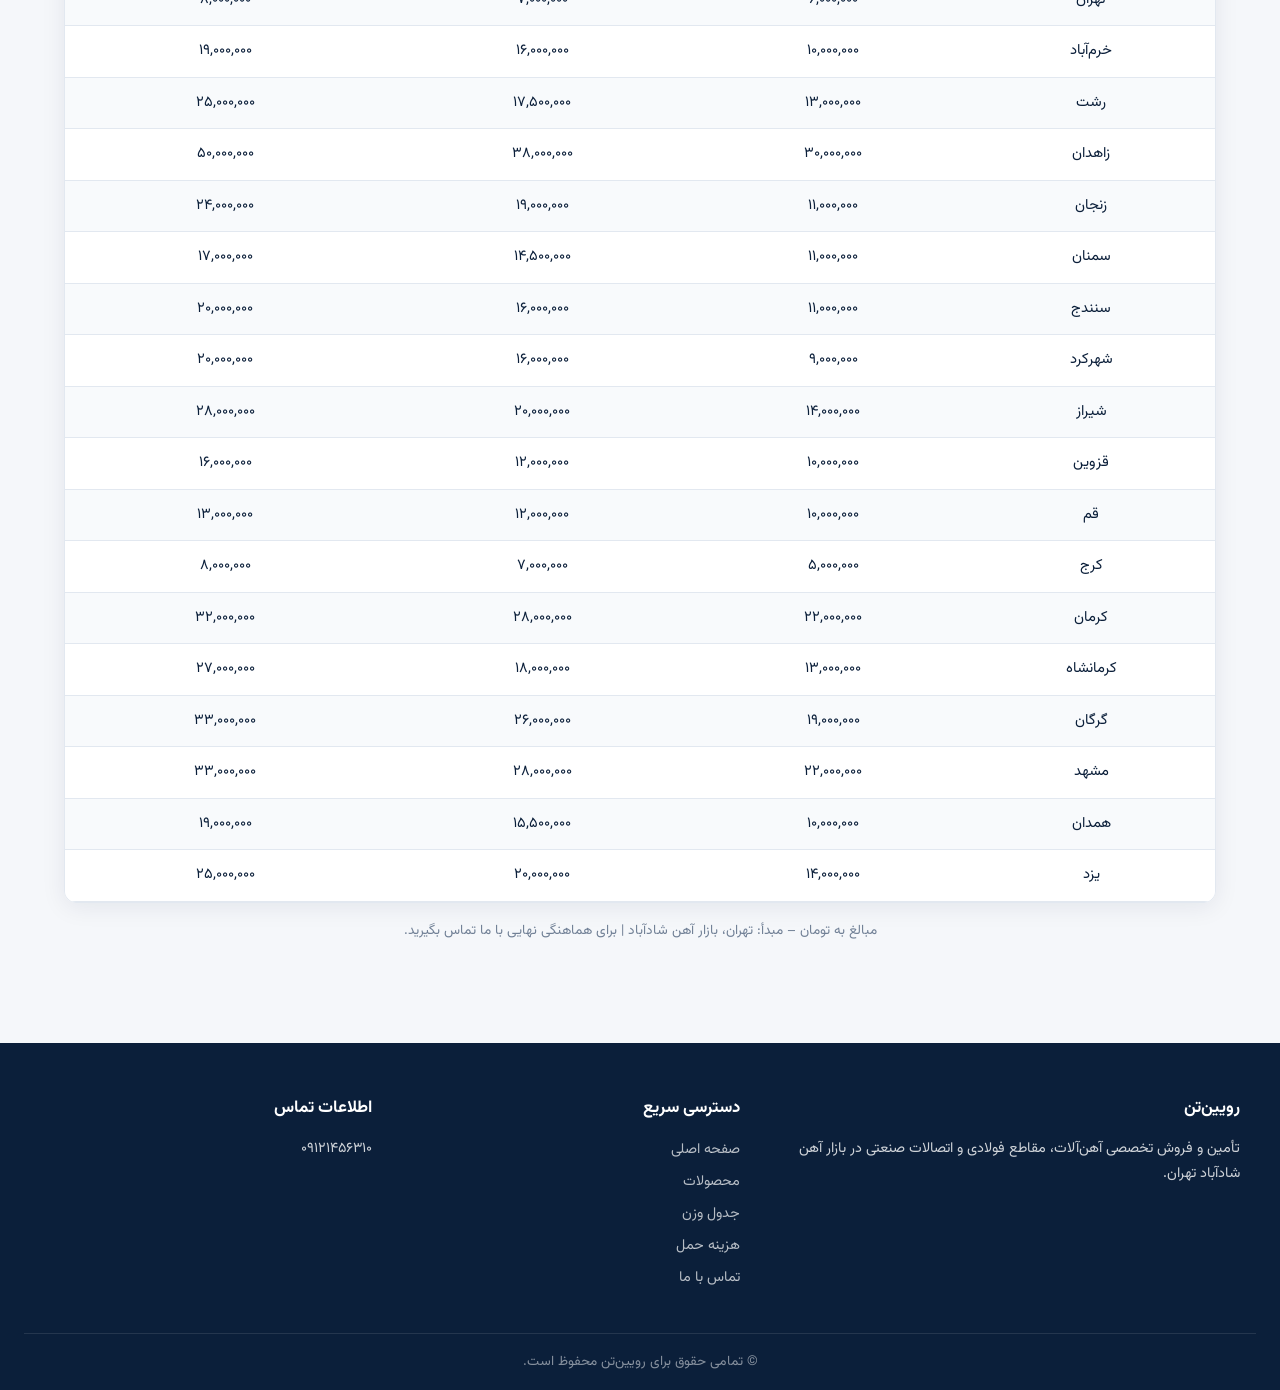
<file: shipping/index.html>
<!DOCTYPE html>
<html lang="fa" dir="rtl">
<head>
  <meta charset="UTF-8">
  <meta name="viewport" content="width=device-width, initial-scale=1.0">
  <title>محاسبه هزینه حمل | رویین‌تن</title>
  <link rel="stylesheet" href="../css/style.css">
  <link rel="stylesheet" href="https://cdnjs.cloudflare.com/ajax/libs/font-awesome/6.5.0/css/all.min.css">
</head>
<body>
  <div class="header-top">
    <div class="header-top-inner">
      <span><i class="fas fa-map-marker-alt" style="margin-left:6px;color:#E85D04"></i> تهران، بازار آهن شادآباد</span>
      <a href="tel:09121456310"><i class="fas fa-phone" style="margin-left:6px;color:#E85D04"></i> ۰۹۱۲۱۴۵۶۳۱۰</a>
    </div>
  </div>
  <header class="header">
    <div class="header-inner">
      <a href="../" class="logo"><div class="logo-mark">RT</div><span data-i18n="company">رویین‌تن</span></a>
      <nav class="nav" id="mainNav">
        <a href="../" data-i18n="nav_home">صفحه اصلی</a>
        <a href="../products/" data-i18n="nav_products">محصولات</a>
        <a href="../weight/" data-i18n="nav_weight">جدول وزن</a>
        <a href="./" class="active" data-i18n="nav_shipping">هزینه حمل</a>
        <a href="../about/" data-i18n="nav_about">درباره ما</a>
        <a href="../contact/" data-i18n="nav_contact">تماس با ما</a>
      </nav>
      <div class="header-actions">
        <div class="lang-switcher">
          <button class="lang-btn active" data-lang="fa">FA</button>
          <button class="lang-btn" data-lang="en">EN</button>
          <button class="lang-btn" data-lang="ar">AR</button>
        </div>
        <a href="tel:09121456310" class="phone-btn"><i class="fas fa-phone"></i> <span>۰۹۱۲۱۴۵۶۳۱۰</span></a>
        <button class="menu-toggle" onclick="document.getElementById('mainNav').classList.toggle('show')"><i class="fas fa-bars"></i></button>
      </div>
    </div>
  </header>

  <section class="page-hero">
    <h1 data-i18n="shipping_title">محاسبه هزینه حمل</h1>
    <p data-i18n="shipping_sub">هزینه حمل بار از مبدأ بنگاه تهران</p>
  </section>

  <section class="section">
    <div class="shipping-layout">
      <div class="shipping-map">
        <img src="../images/b9b6389d-7112-47a5-a8e2-38dda2704ef2.webp" alt="نقشه ایران – هزینه حمل" onerror="this.alt='نقشه ایران'; this.style.minHeight='280px'; this.style.background='#e2e8f0'">
        <p style="margin-top:12px;font-size:0.9rem;color:#64748b" data-i18n="shipping_desc">با انتخاب مقصد، هزینه تقریبی حمل را مشاهده کنید.</p>
      </div>
      <div class="shipping-form">
        <div class="form-group" style="margin-bottom:16px">
          <label data-i18n="ship_from">مبدأ</label>
          <input type="text" value="تهران – بازار آهن شادآباد" readonly style="background:#f1f5f9;font-weight:600">
        </div>
        <div class="form-group" style="margin-bottom:20px">
          <label data-i18n="ship_to">مقصد</label>
          <select id="ship-dest">
            <option value="" data-i18n="ship_select">انتخاب کنید</option>
          </select>
        </div>
        <button class="btn btn-primary" id="ship-calc-btn" style="width:100%" data-i18n="ship_calc">محاسبه</button>

        <div class="shipping-result" id="ship-result">
          <h3>هزینه حمل به <span id="ship-city-name"></span></h3>
          <div class="price-row">
            <span data-i18n="ship_single">تک (۱۰ تن)</span>
            <span><span id="ship-single-val">۰</span> <span data-i18n="ship_toman">تومان</span></span>
          </div>
          <div class="price-row">
            <span data-i18n="ship_double">جفت (۱۵ تن)</span>
            <span><span id="ship-double-val">۰</span> <span data-i18n="ship_toman">تومان</span></span>
          </div>
          <div class="price-row">
            <span data-i18n="ship_trailer">تریلی (۲۲ تن)</span>
            <span><span id="ship-trailer-val">۰</span> <span data-i18n="ship_toman">تومان</span></span>
          </div>
        </div>
      </div>
    </div>

    <div class="table-wrap" style="margin-top:40px">
      <table>
        <thead>
          <tr>
            <th>مقصد</th>
            <th>تک (۱۰ تن)</th>
            <th>جفت (۱۵ تن)</th>
            <th>تریلی (۲۲ تن)</th>
          </tr>
        </thead>
        <tbody>
          <tr><td>اراک</td><td>۱۱,۰۰۰,۰۰۰</td><td>۱۵,۰۰۰,۰۰۰</td><td>۱۷,۰۰۰,۰۰۰</td></tr>
          <tr><td>اردبیل</td><td>۱۰,۰۰۰,۰۰۰</td><td>۱۷,۰۰۰,۰۰۰</td><td>۲۷,۰۰۰,۰۰۰</td></tr>
          <tr><td>ارومیه</td><td>۱۵,۰۰۰,۰۰۰</td><td>۱۹,۰۰۰,۰۰۰</td><td>۲۶,۰۰۰,۰۰۰</td></tr>
          <tr><td>اصفهان</td><td>۱۱,۰۰۰,۰۰۰</td><td>۱۳,۰۰۰,۰۰۰</td><td>۱۶,۰۰۰,۰۰۰</td></tr>
          <tr><td>اهواز</td><td>۲۱,۰۰۰,۰۰۰</td><td>۲۵,۰۰۰,۰۰۰</td><td>۲۸,۰۰۰,۰۰۰</td></tr>
          <tr><td>ایلام</td><td>۱۳,۰۰۰,۰۰۰</td><td>۲۰,۰۰۰,۰۰۰</td><td>۳۰,۰۰۰,۰۰۰</td></tr>
          <tr><td>بجنورد</td><td>۲۲,۰۰۰,۰۰۰</td><td>۲۹,۰۰۰,۰۰۰</td><td>۳۹,۰۰۰,۰۰۰</td></tr>
          <tr><td>بندرعباس</td><td>۲۶,۰۰۰,۰۰۰</td><td>۲۹,۰۰۰,۰۰۰</td><td>۳۵,۰۰۰,۰۰۰</td></tr>
          <tr><td>بوشهر</td><td>۱۴,۰۰۰,۰۰۰</td><td>۲۲,۰۰۰,۰۰۰</td><td>۲۸,۰۰۰,۰۰۰</td></tr>
          <tr><td>بیرجند</td><td>۲۱,۰۰۰,۰۰۰</td><td>۲۷,۰۰۰,۰۰۰</td><td>۳۸,۰۰۰,۰۰۰</td></tr>
          <tr><td>تبریز</td><td>۱۷,۰۰۰,۰۰۰</td><td>۲۴,۰۰۰,۰۰۰</td><td>۲۹,۰۰۰,۰۰۰</td></tr>
          <tr><td>تهران</td><td>۶,۰۰۰,۰۰۰</td><td>۷,۰۰۰,۰۰۰</td><td>۸,۰۰۰,۰۰۰</td></tr>
          <tr><td>خرم‌آباد</td><td>۱۰,۰۰۰,۰۰۰</td><td>۱۶,۰۰۰,۰۰۰</td><td>۱۹,۰۰۰,۰۰۰</td></tr>
          <tr><td>رشت</td><td>۱۳,۰۰۰,۰۰۰</td><td>۱۷,۵۰۰,۰۰۰</td><td>۲۵,۰۰۰,۰۰۰</td></tr>
          <tr><td>زاهدان</td><td>۳۰,۰۰۰,۰۰۰</td><td>۳۸,۰۰۰,۰۰۰</td><td>۵۰,۰۰۰,۰۰۰</td></tr>
          <tr><td>زنجان</td><td>۱۱,۰۰۰,۰۰۰</td><td>۱۹,۰۰۰,۰۰۰</td><td>۲۴,۰۰۰,۰۰۰</td></tr>
          <tr><td>سمنان</td><td>۱۱,۰۰۰,۰۰۰</td><td>۱۴,۵۰۰,۰۰۰</td><td>۱۷,۰۰۰,۰۰۰</td></tr>
          <tr><td>سنندج</td><td>۱۱,۰۰۰,۰۰۰</td><td>۱۶,۰۰۰,۰۰۰</td><td>۲۰,۰۰۰,۰۰۰</td></tr>
          <tr><td>شهرکرد</td><td>۹,۰۰۰,۰۰۰</td><td>۱۶,۰۰۰,۰۰۰</td><td>۲۰,۰۰۰,۰۰۰</td></tr>
          <tr><td>شیراز</td><td>۱۴,۰۰۰,۰۰۰</td><td>۲۰,۰۰۰,۰۰۰</td><td>۲۸,۰۰۰,۰۰۰</td></tr>
          <tr><td>قزوین</td><td>۱۰,۰۰۰,۰۰۰</td><td>۱۲,۰۰۰,۰۰۰</td><td>۱۶,۰۰۰,۰۰۰</td></tr>
          <tr><td>قم</td><td>۱۰,۰۰۰,۰۰۰</td><td>۱۲,۰۰۰,۰۰۰</td><td>۱۳,۰۰۰,۰۰۰</td></tr>
          <tr><td>کرج</td><td>۵,۰۰۰,۰۰۰</td><td>۷,۰۰۰,۰۰۰</td><td>۸,۰۰۰,۰۰۰</td></tr>
          <tr><td>کرمان</td><td>۲۲,۰۰۰,۰۰۰</td><td>۲۸,۰۰۰,۰۰۰</td><td>۳۲,۰۰۰,۰۰۰</td></tr>
          <tr><td>کرمانشاه</td><td>۱۳,۰۰۰,۰۰۰</td><td>۱۸,۰۰۰,۰۰۰</td><td>۲۷,۰۰۰,۰۰۰</td></tr>
          <tr><td>گرگان</td><td>۱۹,۰۰۰,۰۰۰</td><td>۲۶,۰۰۰,۰۰۰</td><td>۳۳,۰۰۰,۰۰۰</td></tr>
          <tr><td>مشهد</td><td>۲۲,۰۰۰,۰۰۰</td><td>۲۸,۰۰۰,۰۰۰</td><td>۳۳,۰۰۰,۰۰۰</td></tr>
          <tr><td>همدان</td><td>۱۰,۰۰۰,۰۰۰</td><td>۱۵,۵۰۰,۰۰۰</td><td>۱۹,۰۰۰,۰۰۰</td></tr>
          <tr><td>یزد</td><td>۱۴,۰۰۰,۰۰۰</td><td>۲۰,۰۰۰,۰۰۰</td><td>۲۵,۰۰۰,۰۰۰</td></tr>
        </tbody>
      </table>
    </div>
    <p style="text-align:center;margin-top:16px;font-size:0.85rem;color:#718096">مبالغ به تومان – مبدأ: تهران، بازار آهن شادآباد | برای هماهنگی نهایی با ما تماس بگیرید.</p>
  </section>

  <footer class="footer">
    <div class="footer-inner">
      <div><h4 data-i18n="company">رویین‌تن</h4><p data-i18n="footer_desc">تأمین و فروش تخصصی آهن‌آلات</p></div>
      <div>
        <h4 data-i18n="footer_quick">دسترسی سریع</h4>
        <a href="../" data-i18n="nav_home">صفحه اصلی</a>
        <a href="../products/" data-i18n="nav_products">محصولات</a>
        <a href="../weight/" data-i18n="nav_weight">جدول وزن</a>
        <a href="./" data-i18n="nav_shipping">هزینه حمل</a>
        <a href="../contact/" data-i18n="nav_contact">تماس با ما</a>
      </div>
      <div><h4 data-i18n="footer_contact">اطلاعات تماس</h4><p>۰۹۱۲۱۴۵۶۳۱۰</p></div>
    </div>
    <div class="footer-bottom" data-i18n="footer_rights">© تمامی حقوق برای رویین‌تن محفوظ است.</div>
  </footer>
  <script src="../js/lang.js"></script>
  <script src="../js/main.js"></script>
</body>
</html>
</file>
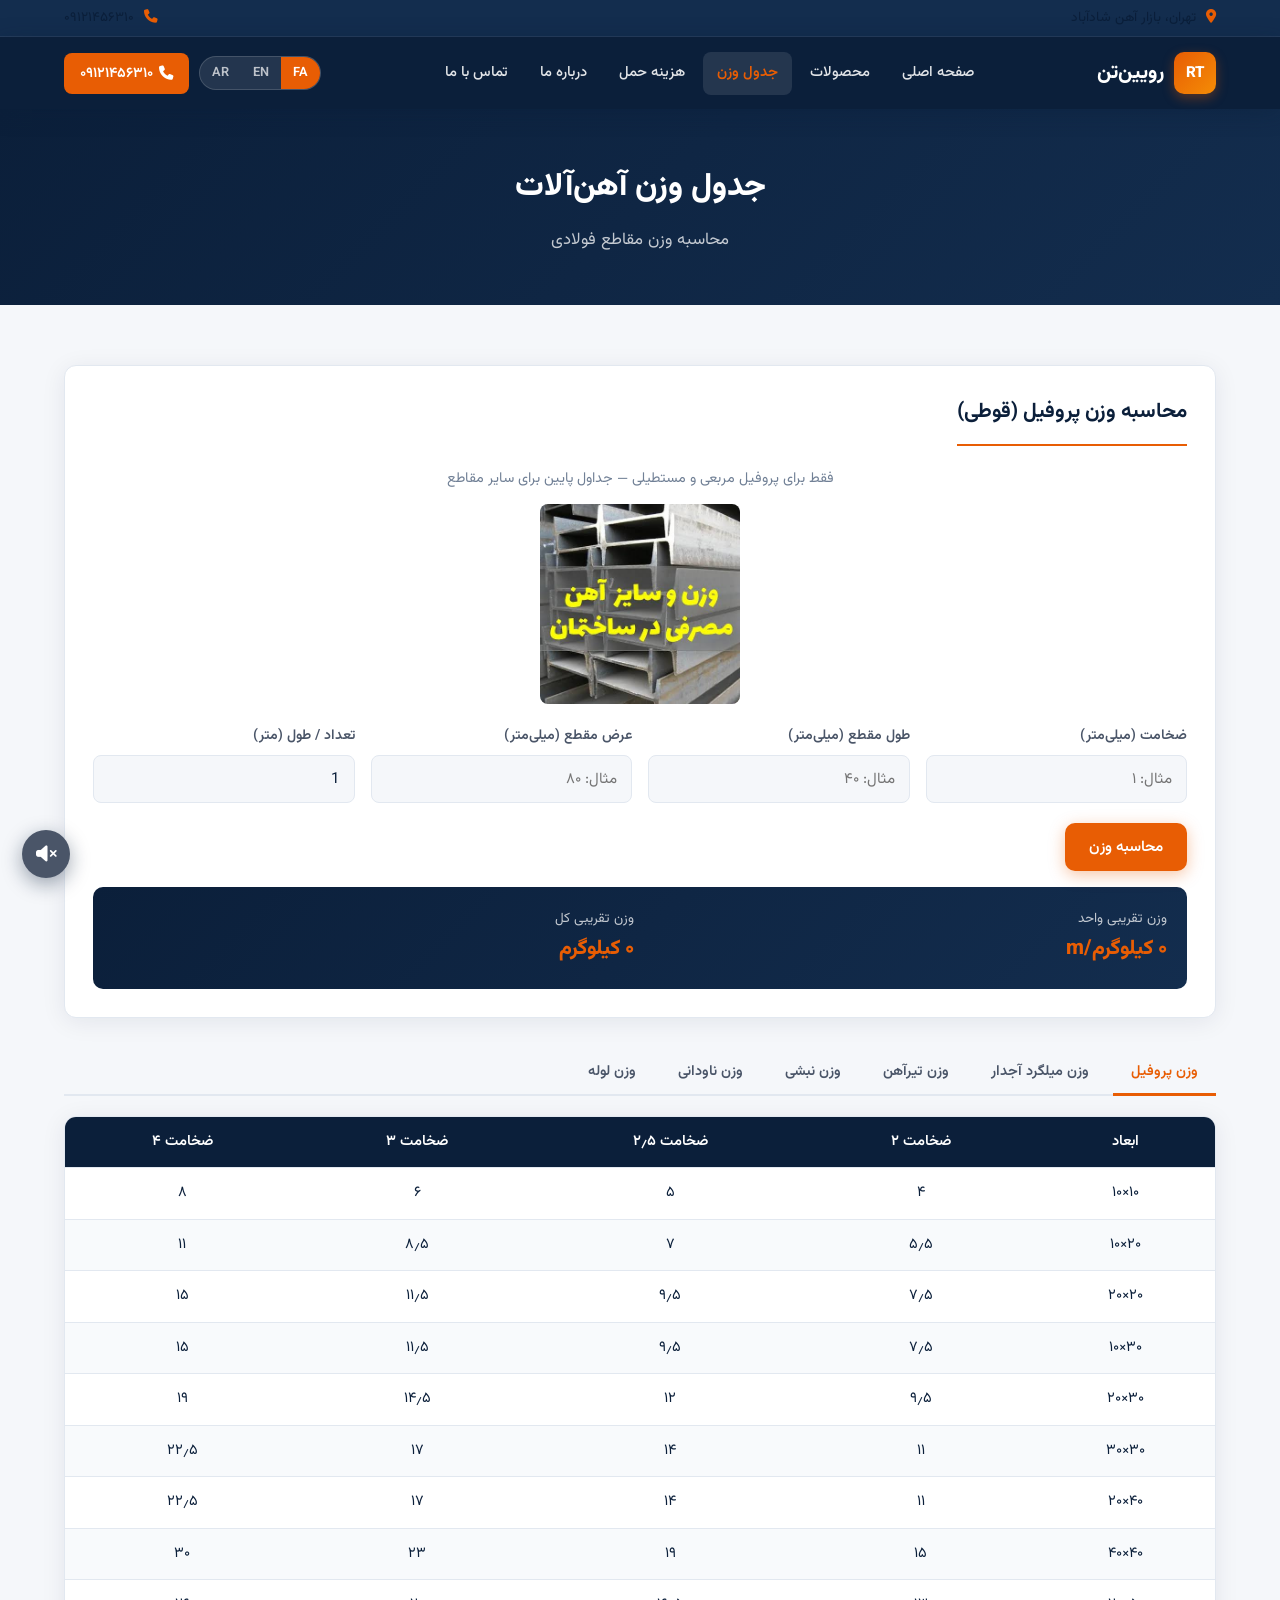
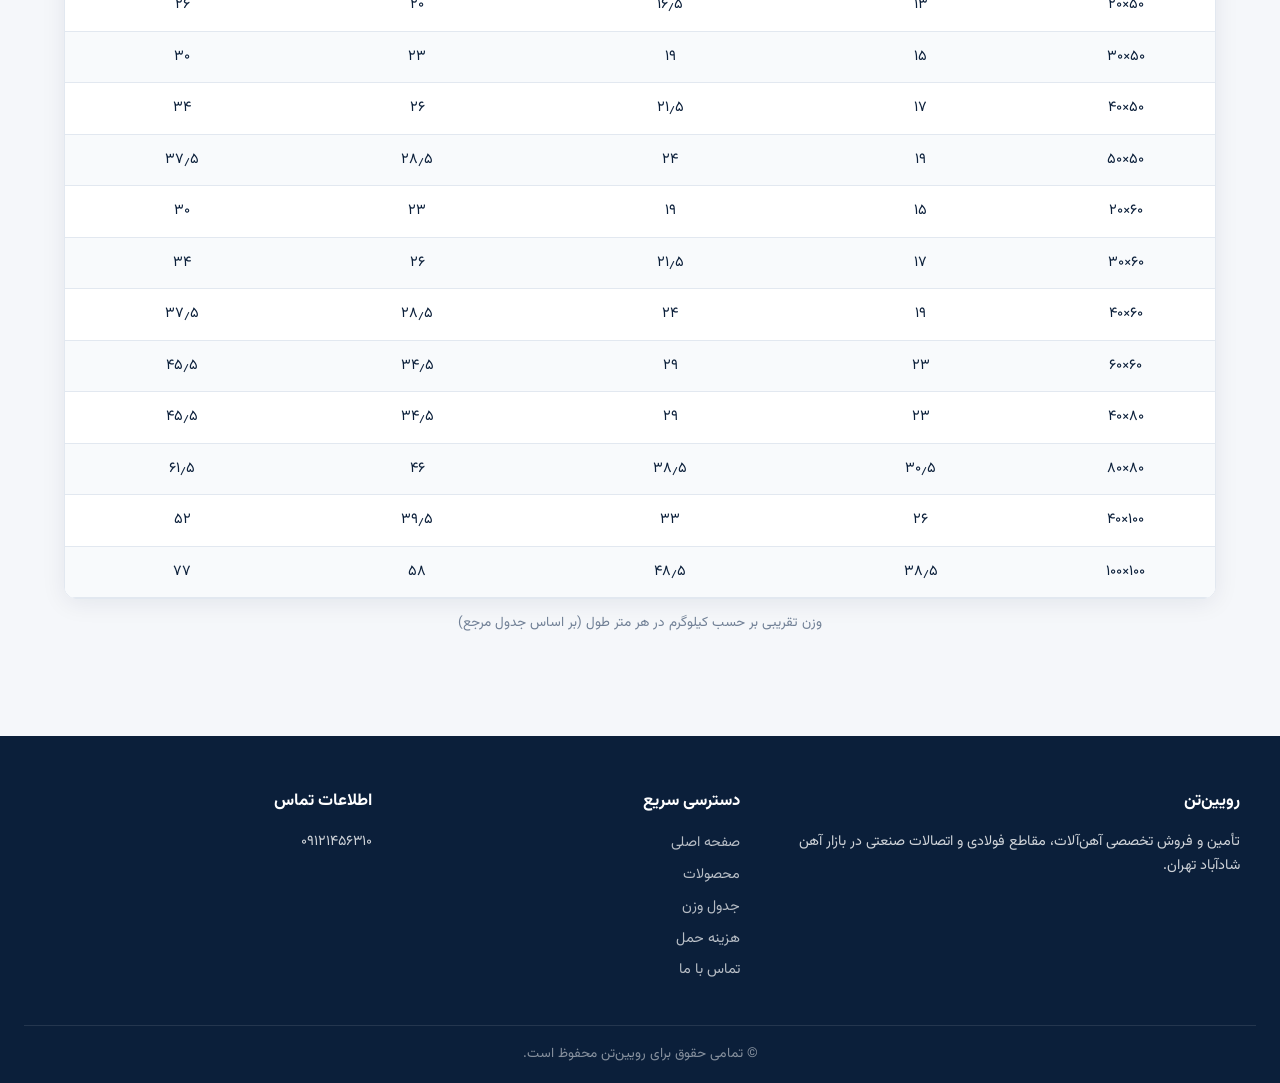
<file: weight/index.html>
<!DOCTYPE html>
<html lang="fa" dir="rtl">
<head>
  <meta charset="UTF-8">
  <meta name="viewport" content="width=device-width, initial-scale=1.0">
  <title>جدول وزن آهن‌آلات | رویین‌تن</title>
  <link rel="stylesheet" href="../css/style.css">
  <link rel="stylesheet" href="https://cdnjs.cloudflare.com/ajax/libs/font-awesome/6.5.0/css/all.min.css">
</head>
<body>
  <div class="header-top">
    <div class="header-top-inner">
      <span><i class="fas fa-map-marker-alt" style="margin-left:6px;color:#E85D04"></i> تهران، بازار آهن شادآباد</span>
      <a href="tel:09121456310"><i class="fas fa-phone" style="margin-left:6px;color:#E85D04"></i> ۰۹۱۲۱۴۵۶۳۱۰</a>
    </div>
  </div>
  <header class="header">
    <div class="header-inner">
      <a href="../" class="logo"><div class="logo-mark">RT</div><span data-i18n="company">رویین‌تن</span></a>
      <nav class="nav" id="mainNav">
        <a href="../" data-i18n="nav_home">صفحه اصلی</a>
        <a href="../products/" data-i18n="nav_products">محصولات</a>
        <a href="./" class="active" data-i18n="nav_weight">جدول وزن</a>
        <a href="../shipping/" data-i18n="nav_shipping">هزینه حمل</a>
        <a href="../about/" data-i18n="nav_about">درباره ما</a>
        <a href="../contact/" data-i18n="nav_contact">تماس با ما</a>
      </nav>
      <div class="header-actions">
        <div class="lang-switcher">
          <button class="lang-btn active" data-lang="fa">FA</button>
          <button class="lang-btn" data-lang="en">EN</button>
          <button class="lang-btn" data-lang="ar">AR</button>
        </div>
        <a href="tel:09121456310" class="phone-btn"><i class="fas fa-phone"></i> <span>۰۹۱۲۱۴۵۶۳۱۰</span></a>
        <button class="menu-toggle" onclick="document.getElementById('mainNav').classList.toggle('show')"><i class="fas fa-bars"></i></button>
      </div>
    </div>
  </header>

  <section class="page-hero">
    <h1 data-i18n="weight_title">جدول وزن آهن‌آلات</h1>
    <p data-i18n="weight_sub">محاسبه وزن مقاطع فولادی</p>
  </section>

  <section class="section">
    <div class="calc-box">
      <h2 id="calc-title">محاسبه وزن پروفیل (قوطی)</h2>
      <p id="calc-note" style="text-align:center;color:#718096;font-size:0.9rem;margin-bottom:12px">فقط برای پروفیل مربعی و مستطیلی — جداول پایین برای سایر مقاطع</p>
      <div style="text-align:center;margin-bottom:20px">
        <img id="calc-img" src="../images/وزن.jpg" alt="جدول وزن" style="max-height:200px;margin:0 auto;border-radius:8px" onerror="this.style.display='none'">
      </div>
      <div id="profile-calc-fields">
        <div class="calc-grid">
          <div class="form-group">
            <label>ضخامت (میلی‌متر)</label>
            <input type="number" id="w-thk" placeholder="مثال: ۱" min="0.5" step="0.1">
          </div>
          <div class="form-group">
            <label>طول مقطع (میلی‌متر)</label>
            <input type="number" id="w-len" placeholder="مثال: ۴۰" min="1">
          </div>
          <div class="form-group">
            <label>عرض مقطع (میلی‌متر)</label>
            <input type="number" id="w-wid" placeholder="مثال: ۸۰" min="1">
          </div>
          <div class="form-group">
            <label>تعداد / طول (متر)</label>
            <input type="number" id="w-qty" value="1" min="0.1" step="0.1">
          </div>
        </div>
        <button class="btn btn-primary" id="w-calc-btn">محاسبه وزن</button>
        <div class="calc-result">
          <div>
            <div class="label">وزن تقریبی واحد</div>
            <div class="value"><span id="w-unit-val">۰</span> کیلوگرم/m</div>
          </div>
          <div>
            <div class="label">وزن تقریبی کل</div>
            <div class="value"><span id="w-total-val">۰</span> کیلوگرم</div>
          </div>
        </div>
      </div>
    </div>

    <div class="tabs">
      <button class="tab-btn active" onclick="showTab('tab-profile', this, 'محاسبه وزن پروفیل (قوطی)')">وزن پروفیل</button>
      <button class="tab-btn" onclick="showTab('tab-rebar', this, 'محاسبه وزن میلگرد آجدار')">وزن میلگرد آجدار</button>
      <button class="tab-btn" onclick="showTab('tab-beam', this, 'محاسبه وزن تیرآهن')">وزن تیرآهن</button>
      <button class="tab-btn" onclick="showTab('tab-angle', this, 'محاسبه وزن نبشی')">وزن نبشی</button>
      <button class="tab-btn" onclick="showTab('tab-channel', this, 'محاسبه وزن ناودانی')">وزن ناودانی</button>
      <button class="tab-btn" onclick="showTab('tab-pipe', this, 'محاسبه وزن لوله')">وزن لوله</button>
    </div>

    <div id="tab-profile" class="tab-panel active">
      <div class="table-wrap">
        <table>
          <thead>
            <tr>
              <th data-i18n="dim">ابعاد</th>
              <th data-i18n="th2">ضخامت ۲</th>
              <th data-i18n="th25">ضخامت ۲٫۵</th>
              <th data-i18n="th3">ضخامت ۳</th>
              <th data-i18n="th4">ضخامت ۴</th>
            </tr>
          </thead>
          <tbody>
            <tr><td>۱۰×۱۰</td><td>۴</td><td>۵</td><td>۶</td><td>۸</td></tr>
            <tr><td>۲۰×۱۰</td><td>۵٫۵</td><td>۷</td><td>۸٫۵</td><td>۱۱</td></tr>
            <tr><td>۲۰×۲۰</td><td>۷٫۵</td><td>۹٫۵</td><td>۱۱٫۵</td><td>۱۵</td></tr>
            <tr><td>۳۰×۱۰</td><td>۷٫۵</td><td>۹٫۵</td><td>۱۱٫۵</td><td>۱۵</td></tr>
            <tr><td>۳۰×۲۰</td><td>۹٫۵</td><td>۱۲</td><td>۱۴٫۵</td><td>۱۹</td></tr>
            <tr><td>۳۰×۳۰</td><td>۱۱</td><td>۱۴</td><td>۱۷</td><td>۲۲٫۵</td></tr>
            <tr><td>۴۰×۲۰</td><td>۱۱</td><td>۱۴</td><td>۱۷</td><td>۲۲٫۵</td></tr>
            <tr><td>۴۰×۴۰</td><td>۱۵</td><td>۱۹</td><td>۲۳</td><td>۳۰</td></tr>
            <tr><td>۵۰×۲۰</td><td>۱۳</td><td>۱۶٫۵</td><td>۲۰</td><td>۲۶</td></tr>
            <tr><td>۵۰×۳۰</td><td>۱۵</td><td>۱۹</td><td>۲۳</td><td>۳۰</td></tr>
            <tr><td>۵۰×۴۰</td><td>۱۷</td><td>۲۱٫۵</td><td>۲۶</td><td>۳۴</td></tr>
            <tr><td>۵۰×۵۰</td><td>۱۹</td><td>۲۴</td><td>۲۸٫۵</td><td>۳۷٫۵</td></tr>
            <tr><td>۶۰×۲۰</td><td>۱۵</td><td>۱۹</td><td>۲۳</td><td>۳۰</td></tr>
            <tr><td>۶۰×۳۰</td><td>۱۷</td><td>۲۱٫۵</td><td>۲۶</td><td>۳۴</td></tr>
            <tr><td>۶۰×۴۰</td><td>۱۹</td><td>۲۴</td><td>۲۸٫۵</td><td>۳۷٫۵</td></tr>
            <tr><td>۶۰×۶۰</td><td>۲۳</td><td>۲۹</td><td>۳۴٫۵</td><td>۴۵٫۵</td></tr>
            <tr><td>۸۰×۴۰</td><td>۲۳</td><td>۲۹</td><td>۳۴٫۵</td><td>۴۵٫۵</td></tr>
            <tr><td>۸۰×۸۰</td><td>۳۰٫۵</td><td>۳۸٫۵</td><td>۴۶</td><td>۶۱٫۵</td></tr>
            <tr><td>۱۰۰×۴۰</td><td>۲۶</td><td>۳۳</td><td>۳۹٫۵</td><td>۵۲</td></tr>
            <tr><td>۱۰۰×۱۰۰</td><td>۳۸٫۵</td><td>۴۸٫۵</td><td>۵۸</td><td>۷۷</td></tr>
          </tbody>
        </table>
      </div>
      <p style="margin-top:12px;font-size:0.85rem;color:#718096;text-align:center">وزن تقریبی بر حسب کیلوگرم در هر متر طول (بر اساس جدول مرجع)</p>
    </div>

    <div id="tab-rebar" class="tab-panel">
      <div class="table-wrap">
        <table>
          <thead><tr><th>سایز (mm)</th><th>وزن تقریبی (kg/m)</th><th>وزن شاخه ۱۲ متری (kg)</th></tr></thead>
          <tbody>
            <tr><td>۸</td><td>۰٫۳۹۵</td><td>۴٫۷۴</td></tr>
            <tr><td>۱۰</td><td>۰٫۶۱۷</td><td>۷٫۴۰</td></tr>
            <tr><td>۱۲</td><td>۰٫۸۸۸</td><td>۱۰٫۶۶</td></tr>
            <tr><td>۱۴</td><td>۱٫۲۱</td><td>۱۴٫۵۲</td></tr>
            <tr><td>۱۶</td><td>۱٫۵۸</td><td>۱۸٫۹۶</td></tr>
            <tr><td>۱۸</td><td>۲٫۰۰</td><td>۲۴٫۰۰</td></tr>
            <tr><td>۲۰</td><td>۲٫۴۷</td><td>۲۹٫۶۴</td></tr>
            <tr><td>۲۲</td><td>۲٫۹۸</td><td>۳۵٫۷۶</td></tr>
            <tr><td>۲۵</td><td>۳٫۸۵</td><td>۴۶٫۲۰</td></tr>
            <tr><td>۲۸</td><td>۴٫۸۳</td><td>۵۷٫۹۶</td></tr>
            <tr><td>۳۲</td><td>۶٫۳۱</td><td>۷۵٫۷۲</td></tr>
          </tbody>
        </table>
      </div>
      <p style="margin-top:12px;font-size:0.85rem;color:#718096;text-align:center">وزن تقریبی میلگرد آجدار بر حسب کیلوگرم در هر متر و شاخه ۱۲ متری (مطابق جدول مرجع)</p>
    </div>

    <div id="tab-beam" class="tab-panel">
      <div class="table-wrap">
        <table>
          <thead><tr><th>سایز</th><th>وزن تقریبی (kg/m)</th><th>وزن شاخه ۱۲ متری (kg)</th></tr></thead>
          <tbody>
            <tr><td>۱۲</td><td>۱۰٫۴</td><td>۱۲۵</td></tr>
            <tr><td>۱۴</td><td>۱۲٫۹</td><td>۱۵۵</td></tr>
            <tr><td>۱۶</td><td>۱۵٫۸</td><td>۱۹۰</td></tr>
            <tr><td>۱۸</td><td>۱۹٫۲</td><td>۲۳۰</td></tr>
            <tr><td>۲۰</td><td>۲۲٫۵</td><td>۲۷۰</td></tr>
            <tr><td>۲۲</td><td>۲۶٫۷</td><td>۳۲۰</td></tr>
            <tr><td>۲۴</td><td>۳۰٫۸</td><td>۳۷۰</td></tr>
            <tr><td>۲۷</td><td>۳۵٫۸</td><td>۴۳۰</td></tr>
            <tr><td>۳۰</td><td>۴۱٫۷</td><td>۵۰۰</td></tr>
            <tr><td>۳۲</td><td>۵۰٫۰</td><td>۶۰۰</td></tr>
            <tr><td>۳۶</td><td>۶۶٫۷</td><td>۸۰۰</td></tr>
          </tbody>
        </table>
      </div>
      <p style="margin-top:12px;font-size:0.85rem;color:#718096;text-align:center">وزن تقریبی تیرآهن بر حسب کیلوگرم در هر متر و شاخه ۱۲ متری (مطابق جدول مرجع)</p>
    </div>

    <div id="tab-angle" class="tab-panel">
      <div class="table-wrap">
        <table>
          <thead><tr><th>سایز (mm)</th><th>وزن تقریبی (kg/m)</th></tr></thead>
          <tbody>
            <tr><td>۲۰×۲۰</td><td>۰٫۵۸</td></tr>
            <tr><td>۲۵×۲۵</td><td>۰٫۷۵</td></tr>
            <tr><td>۳۰×۳۰</td><td>۱٫۳۶</td></tr>
            <tr><td>۴۰×۴۰</td><td>۲٫۴۲</td></tr>
            <tr><td>۵۰×۵۰</td><td>۳٫۷۷</td></tr>
            <tr><td>۶۰×۶۰</td><td>۵٫۴۲</td></tr>
            <tr><td>۷۰×۷۰</td><td>۷٫۵۰</td></tr>
            <tr><td>۸۰×۸۰</td><td>۹٫۶۳</td></tr>
            <tr><td>۹۰×۹۰</td><td>۱۲٫۲۰</td></tr>
            <tr><td>۱۰۰×۱۰۰</td><td>۱۵٫۱۰</td></tr>
            <tr><td>۱۲۰×۱۲۰</td><td>۲۱٫۰۰</td></tr>
            <tr><td>۱۵۰×۱۵۰</td><td>۳۴٫۰۰</td></tr>
          </tbody>
        </table>
      </div>
      <p style="margin-top:12px;font-size:0.85rem;color:#718096;text-align:center">وزن تقریبی نبشی بر حسب کیلوگرم در هر متر (مطابق جدول مرجع – ضخامت استاندارد)</p>
    </div>

    <div id="tab-channel" class="tab-panel">
      <div class="table-wrap">
        <table>
          <thead><tr><th>سایز</th><th>وزن تقریبی (kg/m)</th></tr></thead>
          <tbody>
            <tr><td>۵</td><td>۵٫۷۵</td></tr>
            <tr><td>۶</td><td>۷٫۵۰</td></tr>
            <tr><td>۸</td><td>۱۰٫۷۵</td></tr>
            <tr><td>۱۰</td><td>۱۳٫۰۰</td></tr>
            <tr><td>۱۲</td><td>۱۵٫۵۰</td></tr>
            <tr><td>۱۴</td><td>۱۸٫۷۵</td></tr>
            <tr><td>۱۶</td><td>۲۱٫۲۵</td></tr>
            <tr><td>۱۸</td><td>۲۵٫۰۰</td></tr>
            <tr><td>۲۰</td><td>۲۷٫۵۰</td></tr>
            <tr><td>۲۲</td><td>۳۱٫۲۵</td></tr>
            <tr><td>۲۴</td><td>۳۷٫۵۰</td></tr>
          </tbody>
        </table>
      </div>
      <p style="margin-top:12px;font-size:0.85rem;color:#718096;text-align:center">وزن تقریبی ناودانی بر حسب کیلوگرم در هر متر (مطابق جدول مرجع)</p>
    </div>

    <div id="tab-pipe" class="tab-panel">
      <div class="table-wrap">
        <table>
          <thead><tr><th>قطر (اینچ)</th><th>ضخامت (mm)</th><th>وزن تقریبی (kg/m)</th></tr></thead>
          <tbody>
            <tr><td>½</td><td>۲٫۷۷</td><td>۱٫۲۷</td></tr>
            <tr><td>¾</td><td>۲٫۸۷</td><td>۱٫۶۹</td></tr>
            <tr><td>۱</td><td>۳٫۳۸</td><td>۲٫۵۰</td></tr>
            <tr><td>۱¼</td><td>۳٫۵۶</td><td>۳٫۳۹</td></tr>
            <tr><td>1½</td><td>۳٫۶۸</td><td>۳٫۹۸</td></tr>
            <tr><td>۲</td><td>۳٫۹۱</td><td>۵٫۴۴</td></tr>
            <tr><td>۳</td><td>۵٫۴۹</td><td>۱۱٫۳</td></tr>
            <tr><td>۴</td><td>۶٫۰۲</td><td>۱۶٫۱</td></tr>
          </tbody>
        </table>
      </div>
    </div>
  </section>

  <footer class="footer">
    <div class="footer-inner">
      <div><h4 data-i18n="company">رویین‌تن</h4><p data-i18n="footer_desc">تأمین و فروش تخصصی آهن‌آلات</p></div>
      <div>
        <h4 data-i18n="footer_quick">دسترسی سریع</h4>
        <a href="../" data-i18n="nav_home">صفحه اصلی</a>
        <a href="../products/" data-i18n="nav_products">محصولات</a>
        <a href="./" data-i18n="nav_weight">جدول وزن</a>
        <a href="../shipping/" data-i18n="nav_shipping">هزینه حمل</a>
        <a href="../contact/" data-i18n="nav_contact">تماس با ما</a>
      </div>
      <div><h4 data-i18n="footer_contact">اطلاعات تماس</h4><p>۰۹۱۲۱۴۵۶۳۱۰</p></div>
    </div>
    <div class="footer-bottom" data-i18n="footer_rights">© تمامی حقوق برای رویین‌تن محفوظ است.</div>
  </footer>
  <script src="../js/lang.js"></script>
  <script src="../js/main.js"></script>
</body>
</html>
</file>
<file: css/style.css>
/* رویین‌تن | Royintan – Iron & Steel Trading */
@import url('https://fonts.googleapis.com/css2?family=Vazirmatn:wght@300;400;500;600;700;800&display=swap');

:root {
  --navy: #0B1F3A;
  --navy-mid: #132D4E;
  --navy-light: #1A3A5C;
  --orange: #E85D04;
  --orange-hover: #F48C06;
  --orange-soft: #FFF4EB;
  --steel: #4A5568;
  --steel-light: #718096;
  --bg: #F5F7FA;
  --white: #FFFFFF;
  --border: #E2E8F0;
  --shadow: 0 4px 24px rgba(11, 31, 58, 0.08);
  --radius: 12px;
  --transition: all 0.3s ease;
}

* { margin: 0; padding: 0; box-sizing: border-box; }

html { scroll-behavior: smooth; }

body {
  font-family: 'Vazirmatn', sans-serif;
  background: var(--bg);
  color: var(--navy);
  line-height: 1.8;
  direction: rtl;
  overflow-x: hidden;
}

body.ltr { direction: ltr; }

a { text-decoration: none; color: inherit; transition: var(--transition); }
img { max-width: 100%; display: block; }
ul { list-style: none; }

/* ========== Header ========== */
.header {
  background: var(--navy);
  color: var(--white);
  position: sticky;
  top: 0;
  z-index: 1000;
  box-shadow: 0 4px 20px rgba(11, 31, 58, 0.35);
}

.header-top {
  background: var(--navy-mid);
  font-size: 0.85rem;
  padding: 6px 0;
  border-bottom: 1px solid rgba(255,255,255,0.08);
}

.header-top-inner {
  max-width: 1200px;
  margin: 0 auto;
  padding: 0 1.5rem;
  display: flex;
  justify-content: space-between;
  align-items: center;
  flex-wrap: wrap;
  gap: 8px;
}

.header-top a:hover { color: var(--orange); }

.header-inner {
  max-width: 1200px;
  margin: 0 auto;
  padding: 0 1.5rem;
  display: flex;
  align-items: center;
  justify-content: space-between;
  height: 72px;
  gap: 1rem;
}

.logo {
  display: flex;
  align-items: center;
  gap: 10px;
  font-weight: 800;
  font-size: 1.25rem;
  white-space: nowrap;
}

.logo-mark {
  width: 42px;
  height: 42px;
  background: linear-gradient(135deg, var(--orange) 0%, #F48C06 100%);
  border-radius: 10px;
  display: flex;
  align-items: center;
  justify-content: center;
  font-weight: 800;
  font-size: 0.95rem;
  color: white;
  box-shadow: 0 4px 12px rgba(232, 93, 4, 0.35);
}

.nav {
  display: flex;
  align-items: center;
  gap: 4px;
}

.nav a {
  padding: 8px 14px;
  border-radius: 8px;
  font-size: 0.92rem;
  font-weight: 500;
  color: rgba(255,255,255,0.88);
}

.nav a:hover,
.nav a.active {
  background: rgba(255,255,255,0.1);
  color: var(--white);
}

.nav a.active {
  color: var(--orange);
  font-weight: 600;
}

.header-actions {
  display: flex;
  align-items: center;
  gap: 10px;
}

.lang-switcher {
  display: flex;
  background: rgba(255,255,255,0.1);
  border-radius: 20px;
  overflow: hidden;
  border: 1px solid rgba(255,255,255,0.15);
}

.lang-btn {
  border: none;
  background: transparent;
  color: rgba(255,255,255,0.7);
  padding: 6px 12px;
  font-size: 0.8rem;
  font-weight: 600;
  cursor: pointer;
  font-family: inherit;
  transition: var(--transition);
}

.lang-btn.active {
  background: var(--orange);
  color: white;
}

.lang-btn:hover:not(.active) { color: white; }

.phone-btn {
  background: var(--orange);
  color: white;
  padding: 8px 16px;
  border-radius: 8px;
  font-weight: 600;
  font-size: 0.9rem;
  display: flex;
  align-items: center;
  gap: 6px;
}

.phone-btn:hover { background: var(--orange-hover); }

.menu-toggle {
  display: none;
  background: none;
  border: none;
  color: white;
  font-size: 1.4rem;
  cursor: pointer;
}

/* ========== Hero ========== */
.hero {
  background: linear-gradient(135deg, var(--navy) 0%, var(--navy-mid) 50%, #1a3a5c 100%);
  color: white;
  padding: 80px 1.5rem 70px;
  position: relative;
  overflow: hidden;
}

.hero::before {
  content: '';
  position: absolute;
  inset: 0;
  background:
    radial-gradient(circle at 20% 50%, rgba(232, 93, 4, 0.12) 0%, transparent 50%),
    radial-gradient(circle at 80% 20%, rgba(255,255,255,0.04) 0%, transparent 40%);
  pointer-events: none;
}

.hero-inner {
  max-width: 1200px;
  margin: 0 auto;
  position: relative;
  z-index: 1;
  display: grid;
  grid-template-columns: 1.2fr 1fr;
  gap: 40px;
  align-items: center;
}

.hero h1 {
  font-size: 2.6rem;
  font-weight: 800;
  line-height: 1.35;
  margin-bottom: 1rem;
}

.hero h1 span { color: var(--orange); }

.hero-desc {
  font-size: 1.1rem;
  color: rgba(255,255,255,0.8);
  margin-bottom: 2rem;
  max-width: 520px;
}

.hero-btns {
  display: flex;
  gap: 12px;
  flex-wrap: wrap;
}

.btn {
  display: inline-flex;
  align-items: center;
  gap: 8px;
  padding: 12px 24px;
  border-radius: 10px;
  font-weight: 600;
  font-size: 0.95rem;
  border: none;
  cursor: pointer;
  font-family: inherit;
  transition: var(--transition);
}

.btn-primary {
  background: var(--orange);
  color: white;
  box-shadow: 0 4px 16px rgba(232, 93, 4, 0.35);
}

.btn-primary:hover {
  background: var(--orange-hover);
  transform: translateY(-2px);
}

.btn-outline {
  background: transparent;
  color: white;
  border: 2px solid rgba(255,255,255,0.35);
}

.btn-outline:hover {
  border-color: white;
  background: rgba(255,255,255,0.08);
}

.hero-visual {
  background: rgba(255,255,255,0.06);
  border: 1px solid rgba(255,255,255,0.12);
  border-radius: 16px;
  padding: 24px;
  text-align: center;
}

.hero-visual img {
  border-radius: 12px;
  max-height: 280px;
  margin: 0 auto;
  object-fit: contain;
}

/* ========== Sections ========== */
.section {
  max-width: 1200px;
  margin: 0 auto;
  padding: 60px 1.5rem;
}

.section-title {
  font-size: 1.85rem;
  font-weight: 800;
  text-align: center;
  margin-bottom: 0.5rem;
  color: var(--navy);
}

.section-subtitle {
  text-align: center;
  color: var(--steel-light);
  margin-bottom: 2.5rem;
  font-size: 1.05rem;
}

/* ========== Product Cards ========== */
.products-grid {
  display: grid;
  grid-template-columns: repeat(auto-fill, minmax(240px, 1fr));
  gap: 20px;
}

.product-card {
  background: var(--white);
  border: 1px solid var(--border);
  border-radius: var(--radius);
  padding: 28px 22px;
  text-align: center;
  transition: var(--transition);
  box-shadow: var(--shadow);
  position: relative;
  overflow: hidden;
}

.product-card::before {
  content: '';
  position: absolute;
  top: 0;
  left: 0;
  right: 0;
  height: 4px;
  background: linear-gradient(90deg, var(--navy), var(--orange));
  opacity: 0;
  transition: var(--transition);
}

.product-card:hover {
  transform: translateY(-6px);
  box-shadow: 0 12px 32px rgba(11, 31, 58, 0.14);
  border-color: transparent;
}

.product-card:hover::before { opacity: 1; }

.product-icon {
  width: 64px;
  height: 64px;
  margin: 0 auto 16px;
  background: linear-gradient(135deg, var(--navy) 0%, var(--navy-light) 100%);
  border-radius: 14px;
  display: flex;
  align-items: center;
  justify-content: center;
  font-size: 1.6rem;
  color: white;
}

.product-img {
  width: 100%;
  height: 140px;
  margin: 0 auto 16px;
  border-radius: 10px;
  overflow: hidden;
  background: #f0f4f8;
  display: flex;
  align-items: center;
  justify-content: center;
}

.product-img img {
  width: 100%;
  height: 100%;
  object-fit: cover;
  transition: transform 0.35s ease;
}

.product-card:hover .product-img img {
  transform: scale(1.06);
}

.product-card h3 {
  font-size: 1.1rem;
  font-weight: 700;
  margin-bottom: 8px;
  color: var(--navy);
}

.product-card p {
  font-size: 0.88rem;
  color: var(--steel-light);
  margin-bottom: 16px;
}

.price-tag {
  display: inline-block;
  background: var(--orange-soft);
  color: var(--orange);
  font-weight: 700;
  font-size: 0.9rem;
  padding: 6px 16px;
  border-radius: 20px;
}

/* ========== Features ========== */
.features {
  background: var(--navy);
  color: white;
  padding: 50px 1.5rem;
}

.features-inner {
  max-width: 1200px;
  margin: 0 auto;
  display: grid;
  grid-template-columns: repeat(auto-fit, minmax(220px, 1fr));
  gap: 28px;
}

.feature-item {
  text-align: center;
  padding: 16px;
}

.feature-item i {
  font-size: 2rem;
  color: var(--orange);
  margin-bottom: 12px;
}

.feature-item h4 {
  font-size: 1.05rem;
  margin-bottom: 6px;
}

.feature-item p {
  font-size: 0.88rem;
  color: rgba(255,255,255,0.7);
}

/* ========== Page Hero ========== */
.page-hero {
  background: linear-gradient(135deg, var(--navy) 0%, var(--navy-mid) 100%);
  color: white;
  padding: 50px 1.5rem;
  text-align: center;
}

.page-hero h1 {
  font-size: 2rem;
  font-weight: 800;
  margin-bottom: 8px;
}

.page-hero p {
  color: rgba(255,255,255,0.75);
  font-size: 1.05rem;
}

/* ========== Weight Calculator ========== */
.calc-box {
  background: var(--white);
  border: 1px solid var(--border);
  border-radius: var(--radius);
  padding: 28px;
  box-shadow: var(--shadow);
  margin-bottom: 32px;
}

.calc-box h2 {
  font-size: 1.3rem;
  color: var(--navy);
  margin-bottom: 20px;
  padding-bottom: 12px;
  border-bottom: 2px solid var(--orange);
  display: inline-block;
}

.calc-grid {
  display: grid;
  grid-template-columns: repeat(auto-fit, minmax(180px, 1fr));
  gap: 16px;
  margin-bottom: 20px;
}

.form-group label {
  display: block;
  font-size: 0.88rem;
  font-weight: 600;
  color: var(--steel);
  margin-bottom: 6px;
}

.form-group input,
.form-group select {
  width: 100%;
  padding: 11px 14px;
  border: 1.5px solid var(--border);
  border-radius: 8px;
  font-family: inherit;
  font-size: 0.95rem;
  color: var(--navy);
  background: var(--bg);
  transition: var(--transition);
}

.form-group input:focus,
.form-group select:focus {
  outline: none;
  border-color: var(--orange);
  background: white;
  box-shadow: 0 0 0 3px rgba(232, 93, 4, 0.12);
}

.calc-result {
  background: linear-gradient(135deg, var(--navy) 0%, var(--navy-mid) 100%);
  color: white;
  border-radius: 10px;
  padding: 20px;
  display: grid;
  grid-template-columns: 1fr 1fr;
  gap: 12px;
  margin-top: 16px;
}

.calc-result .label { font-size: 0.85rem; opacity: 0.75; }
.calc-result .value { font-size: 1.3rem; font-weight: 800; color: var(--orange); }

/* Weight Tables */
.tabs {
  display: flex;
  gap: 6px;
  flex-wrap: wrap;
  margin-bottom: 20px;
  border-bottom: 2px solid var(--border);
  padding-bottom: 0;
}

.tab-btn {
  padding: 10px 18px;
  border: none;
  background: transparent;
  font-family: inherit;
  font-size: 0.9rem;
  font-weight: 600;
  color: var(--steel);
  cursor: pointer;
  border-bottom: 3px solid transparent;
  margin-bottom: -2px;
  transition: var(--transition);
}

.tab-btn.active {
  color: var(--orange);
  border-bottom-color: var(--orange);
}

.tab-btn:hover { color: var(--navy); }

.table-wrap {
  overflow-x: auto;
  border-radius: var(--radius);
  border: 1px solid var(--border);
  box-shadow: var(--shadow);
}

table {
  width: 100%;
  border-collapse: collapse;
  background: white;
  font-size: 0.92rem;
}

thead {
  background: var(--navy);
  color: white;
}

th, td {
  padding: 12px 16px;
  text-align: center;
  border-bottom: 1px solid var(--border);
}

th { font-weight: 600; white-space: nowrap; }

tbody tr:hover { background: var(--orange-soft); }

tbody tr:nth-child(even) { background: #f8fafc; }
tbody tr:nth-child(even):hover { background: var(--orange-soft); }

.tab-panel { display: none; }
.tab-panel.active { display: block; }

/* ========== Shipping ========== */
.shipping-layout {
  display: grid;
  grid-template-columns: 1fr 1fr;
  gap: 32px;
  align-items: start;
}

.shipping-map {
  background: white;
  border-radius: var(--radius);
  padding: 20px;
  box-shadow: var(--shadow);
  border: 1px solid var(--border);
  text-align: center;
}

.shipping-map img {
  max-width: 100%;
  border-radius: 8px;
}

.shipping-form {
  background: white;
  border-radius: var(--radius);
  padding: 28px;
  box-shadow: var(--shadow);
  border: 1px solid var(--border);
}

.shipping-result {
  margin-top: 20px;
  padding: 20px;
  background: var(--orange-soft);
  border-radius: 10px;
  border-right: 4px solid var(--orange);
  display: none;
}

.shipping-result.show { display: block; }

.shipping-result h3 {
  color: var(--navy);
  margin-bottom: 12px;
  font-size: 1.1rem;
}

.price-row {
  display: flex;
  justify-content: space-between;
  padding: 8px 0;
  border-bottom: 1px dashed var(--border);
  font-size: 0.95rem;
}

.price-row:last-child { border: none; font-weight: 700; color: var(--orange); font-size: 1.05rem; }

/* ========== Contact ========== */
.contact-grid {
  display: grid;
  grid-template-columns: 1fr 1fr;
  gap: 28px;
}

.contact-info-card {
  background: white;
  border-radius: var(--radius);
  padding: 28px;
  box-shadow: var(--shadow);
  border: 1px solid var(--border);
}

.contact-info-card h3 {
  font-size: 1.15rem;
  margin-bottom: 16px;
  color: var(--navy);
}

.info-row {
  display: flex;
  align-items: flex-start;
  gap: 12px;
  margin-bottom: 16px;
  font-size: 0.95rem;
}

.info-row i {
  color: var(--orange);
  font-size: 1.15rem;
  margin-top: 4px;
  width: 22px;
}

.contact-form {
  background: white;
  border-radius: var(--radius);
  padding: 28px;
  box-shadow: var(--shadow);
  border: 1px solid var(--border);
}

.contact-form .form-group { margin-bottom: 16px; }

.contact-form textarea {
  width: 100%;
  padding: 11px 14px;
  border: 1.5px solid var(--border);
  border-radius: 8px;
  font-family: inherit;
  font-size: 0.95rem;
  min-height: 120px;
  resize: vertical;
  background: var(--bg);
}

.contact-form textarea:focus {
  outline: none;
  border-color: var(--orange);
  background: white;
}

.map-section {
  margin-top: 36px;
}

.map-wrapper {
  position: relative;
  width: 100%;
  overflow: hidden;
  border-radius: var(--radius);
  box-shadow: var(--shadow);
  border: 1px solid var(--border);
  padding-bottom: 56.25%; /* 16:9 */
  height: 0;
}

.map-wrapper iframe {
  position: absolute;
  top: 0;
  left: 0;
  width: 100%;
  height: 100%;
  border: 0;
}

/* ========== Footer ========== */
.footer {
  background: var(--navy);
  color: rgba(255,255,255,0.8);
  padding: 50px 1.5rem 0;
  margin-top: 40px;
}

.footer-inner {
  max-width: 1200px;
  margin: 0 auto;
  display: grid;
  grid-template-columns: 1.4fr 1fr 1fr;
  gap: 36px;
  padding-bottom: 36px;
}

.footer h4 {
  color: white;
  font-size: 1.05rem;
  margin-bottom: 14px;
  font-weight: 700;
}

.footer p { font-size: 0.9rem; margin-bottom: 8px; line-height: 1.7; }

.footer a {
  display: block;
  font-size: 0.9rem;
  margin-bottom: 6px;
  color: rgba(255,255,255,0.7);
}

.footer a:hover { color: var(--orange); }

.footer-bottom {
  border-top: 1px solid rgba(255,255,255,0.1);
  text-align: center;
  padding: 16px;
  font-size: 0.85rem;
  color: rgba(255,255,255,0.5);
}

/* ========== About ========== */
.about-content {
  background: white;
  border-radius: var(--radius);
  padding: 36px;
  box-shadow: var(--shadow);
  border: 1px solid var(--border);
  line-height: 1.9;
}

.about-content p { margin-bottom: 1rem; color: var(--steel); }

/* ========== Responsive ========== */
@media (max-width: 900px) {
  .hero-inner { grid-template-columns: 1fr; }
  .hero h1 { font-size: 2rem; }
  .shipping-layout,
  .contact-grid { grid-template-columns: 1fr; }
  .footer-inner { grid-template-columns: 1fr; gap: 24px; }
  .nav { display: none; }
  .nav.show {
    display: flex;
    flex-direction: column;
    position: absolute;
    top: 100%;
    left: 0;
    right: 0;
    background: var(--navy);
    padding: 16px;
    box-shadow: 0 8px 24px rgba(0,0,0,0.3);
  }
  .menu-toggle { display: block; }
  .phone-btn span { display: none; }
}

@media (max-width: 600px) {
  .hero { padding: 50px 1rem; }
  .hero h1 { font-size: 1.6rem; }
  .section { padding: 40px 1rem; }
  .calc-result { grid-template-columns: 1fr; }
  .header-top { font-size: 0.78rem; }
}


/* ========== Welcome Splash ========== */
.welcome-splash {
  position: fixed;
  inset: 0;
  z-index: 99999;
  background: #000;
  display: flex;
  align-items: center;
  justify-content: center;
  transition: opacity 0.7s ease, visibility 0.7s ease;
}

.welcome-splash.hide {
  opacity: 0;
  visibility: hidden;
  pointer-events: none;
}

.splash-inner {
  text-align: center;
  padding: 24px;
  max-width: 520px;
  width: 100%;
}

.splash-words {
  display: flex;
  flex-wrap: wrap;
  justify-content: center;
  align-items: center;
  gap: 14px 18px;
  margin-bottom: 28px;
  min-height: 56px;
}

.splash-word-block {
  display: flex;
  flex-direction: column;
  align-items: center;
  gap: 4px;
  opacity: 0;
  transform: translateY(28px) scale(0.85);
  transition: opacity 0.55s ease, transform 0.55s cubic-bezier(0.22, 1, 0.36, 1);
}

.splash-word-block.show {
  opacity: 1;
  transform: translateY(0) scale(1);
}

.splash-word-block.pulse {
  animation: wordPulse 1.2s ease-in-out infinite alternate;
}

.splash-word-fa {
  font-size: clamp(1.6rem, 5vw, 2.6rem);
  font-weight: 800;
  color: #fff;
  letter-spacing: 0.02em;
  text-shadow: 0 0 24px rgba(232, 93, 4, 0.45);
  line-height: 1.2;
}

.splash-word-en {
  font-size: clamp(0.75rem, 2.2vw, 1rem);
  font-weight: 500;
  color: rgba(255, 255, 255, 0.55);
  letter-spacing: 0.08em;
  text-transform: uppercase;
  font-family: system-ui, -apple-system, sans-serif;
}

@keyframes wordPulse {
  from { transform: translateY(0) scale(1); }
  to   { transform: translateY(-6px) scale(1.04); }
}

.splash-image-wrap {
  margin: 0 auto 20px;
  width: min(280px, 70vw);
  opacity: 0;
  transform: translateY(20px);
  transition: opacity 0.6s ease 0.1s, transform 0.6s ease 0.1s;
}

.splash-image-wrap.show {
  opacity: 1;
  transform: translateY(0);
}

.splash-image {
  width: 100%;
  border-radius: 16px;
  box-shadow: 0 12px 40px rgba(232, 93, 4, 0.35);
  display: block;
  transform-origin: center center;
}

.splash-image.rock {
  animation: imageRock 1.4s ease-in-out infinite alternate;
}

@keyframes imageRock {
  from { transform: rotate(-10deg); }
  to   { transform: rotate(10deg); }
}

.splash-skip {
  color: rgba(255,255,255,0.45);
  font-size: 0.85rem;
  margin-top: 8px;
  opacity: 0;
  transition: opacity 0.5s ease;
}

.splash-skip.show {
  opacity: 1;
}

/* ========== Music toggle button ========== */
.music-toggle {
  position: fixed;
  bottom: 22px;
  left: 22px;
  z-index: 9000;
  width: 48px;
  height: 48px;
  border-radius: 50%;
  border: none;
  background: linear-gradient(135deg, var(--navy) 0%, var(--navy-mid) 100%);
  color: #fff;
  font-size: 1.15rem;
  cursor: pointer;
  box-shadow: 0 6px 20px rgba(11, 31, 58, 0.4);
  display: flex;
  align-items: center;
  justify-content: center;
  transition: var(--transition);
  opacity: 0;
  visibility: hidden;
  pointer-events: none;
}

.music-toggle.visible {
  opacity: 1;
  visibility: visible;
  pointer-events: auto;
}

.music-toggle:hover {
  background: linear-gradient(135deg, var(--orange) 0%, var(--orange-hover) 100%);
  transform: scale(1.08);
}

.music-toggle.muted {
  background: #4A5568;
}

.music-toggle.muted i::before {
  content: "\f6a9"; /* fa-volume-mute */
}

body.ltr .music-toggle {
  left: auto;
  right: 22px;
}

@media (max-width: 600px) {
  .music-toggle {
    bottom: 16px;
    left: 16px;
    width: 44px;
    height: 44px;
  }
  body.ltr .music-toggle {
    left: auto;
    right: 16px;
  }
  .splash-words { gap: 10px 12px; }
}
</file>
